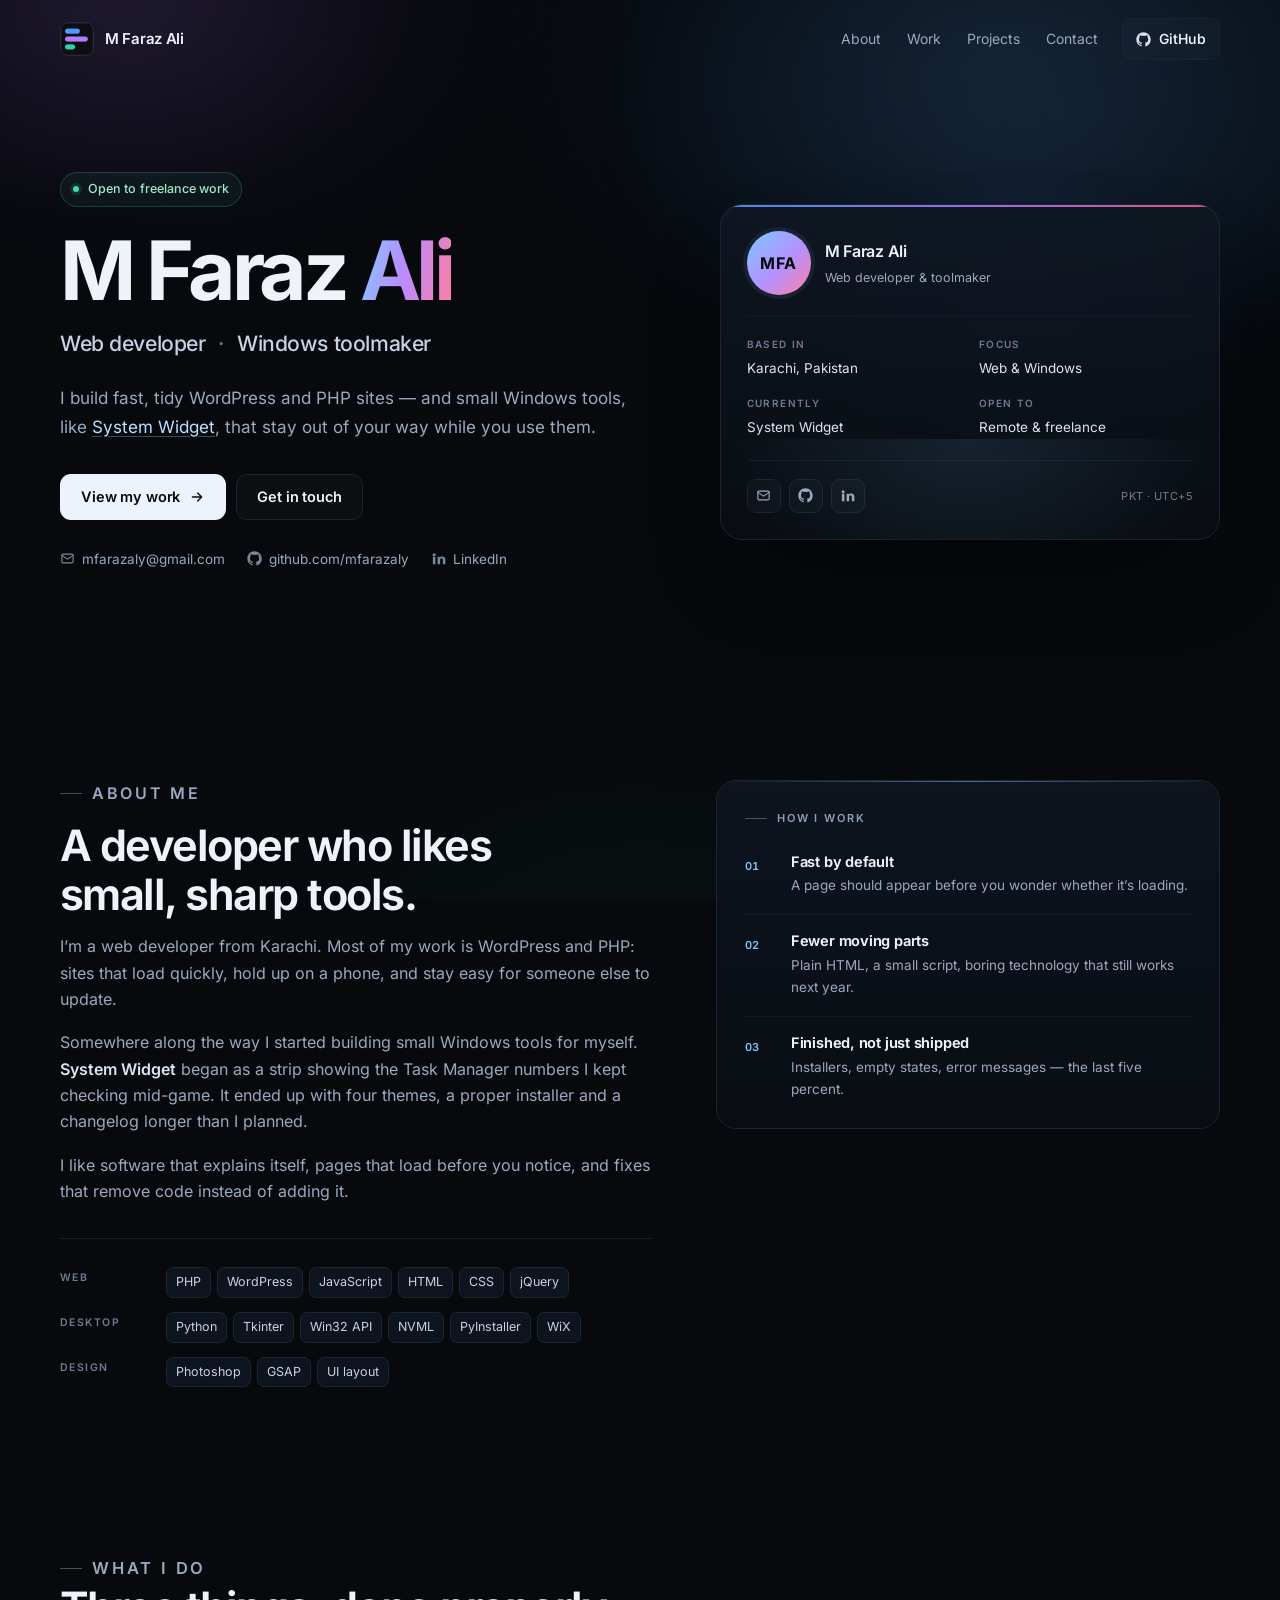
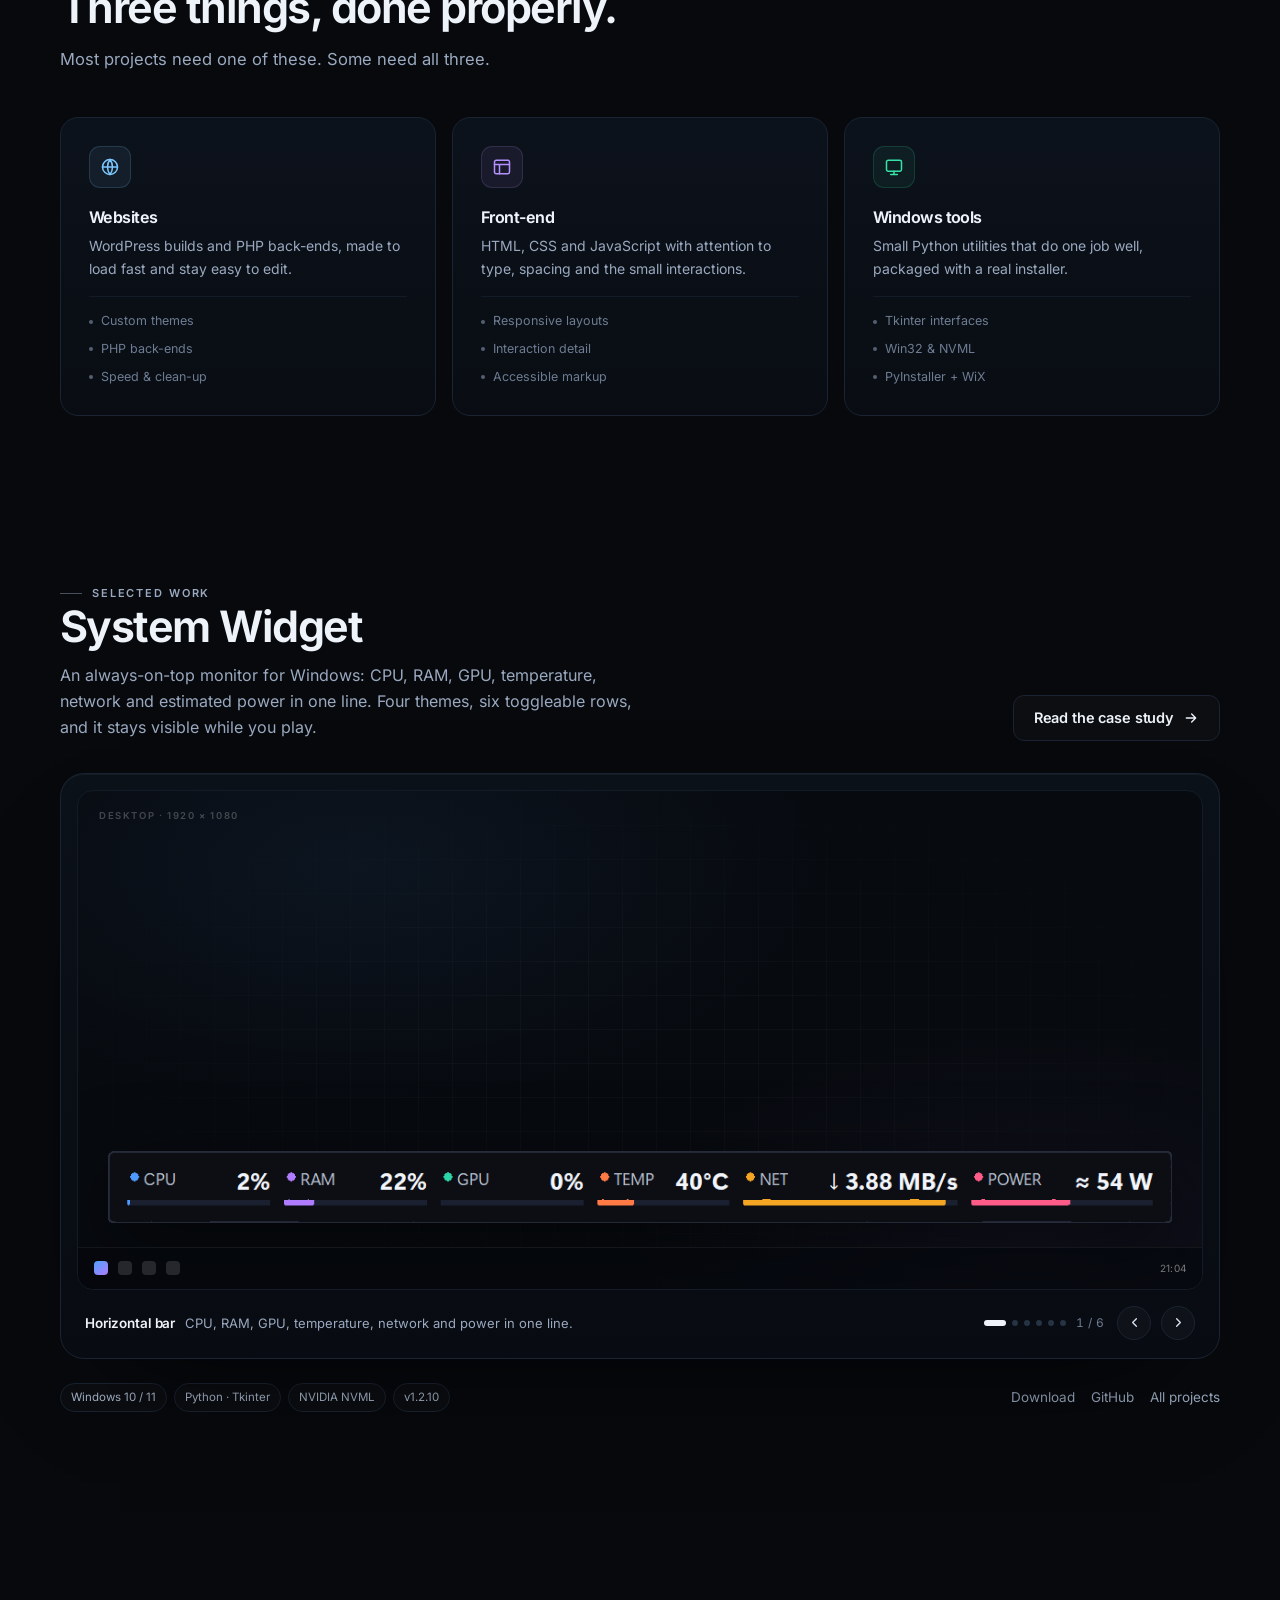
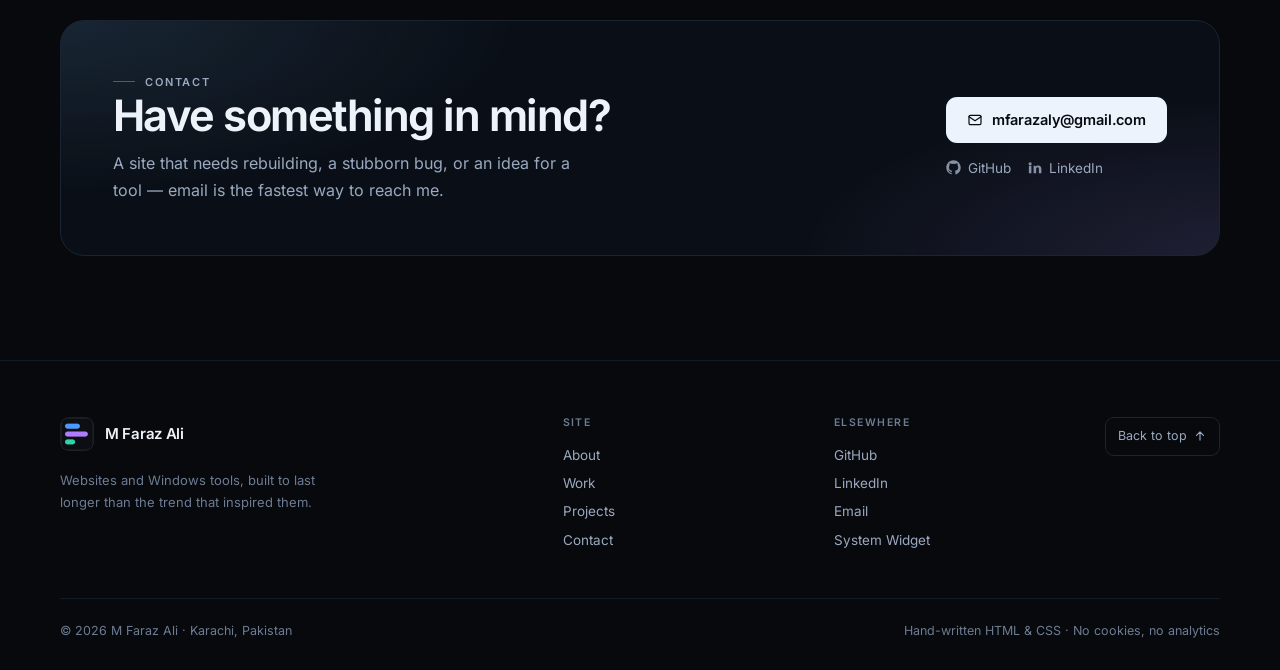
<file: index.html>
<!doctype html>
<html lang="en">
<head>
  <meta charset="utf-8">
  <meta name="viewport" content="width=device-width, initial-scale=1">
  <title>M Faraz Ali — Web developer &amp; toolmaker</title>
  <meta name="description" content="M Faraz Ali — web developer and Windows toolmaker in Karachi. WordPress and PHP sites, front-end work, and small desktop tools like System Widget.">
  <link rel="canonical" href="https://mfarazaly.github.io/">
  <meta name="theme-color" content="#07090d">

  <meta property="og:type" content="website">
  <meta property="og:title" content="M Faraz Ali — Web developer &amp; toolmaker">
  <meta property="og:description" content="WordPress and PHP sites on one side, small Windows tools like System Widget on the other.">
  <meta property="og:url" content="https://mfarazaly.github.io/">
  <meta property="og:image" content="https://mfarazaly.github.io/assets/img/og.png">
  <meta name="twitter:card" content="summary_large_image">

  <link rel="icon" href="assets/img/favicon-32.png" sizes="32x32">
  <link rel="apple-touch-icon" href="assets/img/apple-touch-icon.png">
  <link rel="preload" href="assets/fonts/Inter-latin.woff2" as="font" type="font/woff2" crossorigin>
  <link rel="stylesheet" href="assets/css/site.css">
</head>
<body id="top">

<a class="skip" href="#main">Skip to content</a>

<header class="site-header">
  <div class="wrap header-inner">
    <a class="brand" href="index.html" aria-label="M Faraz Ali — home">
      <img src="assets/img/icon.png" width="34" height="34" alt="">
      <span>M Faraz Ali</span>
    </a>

    <button class="nav-toggle" type="button" aria-expanded="false" aria-controls="nav" aria-label="Toggle menu">
      <span></span><span></span>
    </button>

    <nav class="nav" id="nav" aria-label="Main">
      <a href="#about">About</a>
      <a href="#work">Work</a>
      <a href="projects.html">Projects</a>
      <a href="#contact">Contact</a>
      <a class="nav-gh" href="https://github.com/mfarazaly" target="_blank" rel="noopener">
        <svg viewBox="0 0 24 24" fill="currentColor" aria-hidden="true"><path d="M12 .5C5.73.5.5 5.73.5 12a11.5 11.5 0 0 0 7.86 10.92c.58.1.79-.25.79-.56v-2c-3.2.7-3.88-1.37-3.88-1.37-.53-1.34-1.3-1.7-1.3-1.7-1.06-.72.08-.71.08-.71 1.17.08 1.79 1.2 1.79 1.2 1.04 1.78 2.73 1.27 3.4.97.1-.75.4-1.27.73-1.56-2.55-.29-5.23-1.28-5.23-5.7 0-1.26.45-2.29 1.19-3.1-.12-.29-.52-1.46.11-3.05 0 0 .97-.31 3.18 1.18a11 11 0 0 1 5.79 0c2.2-1.49 3.17-1.18 3.17-1.18.63 1.59.23 2.76.12 3.05.74.81 1.18 1.84 1.18 3.1 0 4.43-2.69 5.41-5.25 5.69.41.36.78 1.06.78 2.14v3.17c0 .31.21.67.8.56A11.5 11.5 0 0 0 23.5 12C23.5 5.73 18.27.5 12 .5Z"/></svg>
        GitHub
      </a>
    </nav>
  </div>
  <div class="scroll-progress" aria-hidden="true"><span></span></div>
</header>

<main id="main">

  <!-- ---------------------------------------------------------------- hero -->
  <section class="hero">
    <div class="wrap hero-grid">
      <div class="hero-copy">
        <p class="available"><span class="dot"></span> Open to freelance work</p>
        <h1>M Faraz <span class="grad">Ali</span></h1>
        <p class="role">Web developer <span class="sep">·</span> Windows toolmaker</p>
        <p class="lede">
          I build fast, tidy WordPress and PHP sites — and small Windows tools, like
          <a href="system-widget.html">System Widget</a>, that stay out of your way while
          you use them.
        </p>

        <div class="cta-row">
          <a class="btn btn-primary" href="#work">
            View my work
            <svg viewBox="0 0 24 24" fill="none" stroke="currentColor" stroke-width="2" stroke-linecap="round" stroke-linejoin="round" aria-hidden="true"><path d="M5 12h14M13 6l6 6-6 6"/></svg>
          </a>
          <a class="btn btn-ghost" href="#contact">Get in touch</a>
        </div>

        <ul class="hero-links">
          <li>
            <a href="mailto:mfarazaly@gmail.com">
              <svg viewBox="0 0 24 24" fill="none" stroke="currentColor" stroke-width="1.8" stroke-linecap="round" stroke-linejoin="round" aria-hidden="true"><rect x="3" y="5" width="18" height="14" rx="2"/><path d="m3 7 9 6 9-6"/></svg>
              mfarazaly@gmail.com
            </a>
          </li>
          <li>
            <a href="https://github.com/mfarazaly" target="_blank" rel="noopener">
              <svg viewBox="0 0 24 24" fill="currentColor" aria-hidden="true"><path d="M12 .5C5.73.5.5 5.73.5 12a11.5 11.5 0 0 0 7.86 10.92c.58.1.79-.25.79-.56v-2c-3.2.7-3.88-1.37-3.88-1.37-.53-1.34-1.3-1.7-1.3-1.7-1.06-.72.08-.71.08-.71 1.17.08 1.79 1.2 1.79 1.2 1.04 1.78 2.73 1.27 3.4.97.1-.75.4-1.27.73-1.56-2.55-.29-5.23-1.28-5.23-5.7 0-1.26.45-2.29 1.19-3.1-.12-.29-.52-1.46.11-3.05 0 0 .97-.31 3.18 1.18a11 11 0 0 1 5.79 0c2.2-1.49 3.17-1.18 3.17-1.18.63 1.59.23 2.76.12 3.05.74.81 1.18 1.84 1.18 3.1 0 4.43-2.69 5.41-5.25 5.69.41.36.78 1.06.78 2.14v3.17c0 .31.21.67.8.56A11.5 11.5 0 0 0 23.5 12C23.5 5.73 18.27.5 12 .5Z"/></svg>
              github.com/mfarazaly
            </a>
          </li>
          <li>
            <a href="https://www.linkedin.com/in/muhammad-faraz-ali/" target="_blank" rel="noopener">
              <svg viewBox="0 0 24 24" fill="currentColor" aria-hidden="true"><path d="M4.98 3.5a2.5 2.5 0 1 1 0 5 2.5 2.5 0 0 1 0-5ZM3 9h4v12H3V9Zm7 0h3.8v1.7h.05c.53-.95 1.83-1.95 3.76-1.95C21.4 8.75 23 10.9 23 14.1V21h-4v-6.1c0-1.46-.03-3.34-2.04-3.34-2.04 0-2.35 1.59-2.35 3.23V21h-4V9Z"/></svg>
              LinkedIn
            </a>
          </li>
        </ul>
      </div>

      <aside class="hero-visual" aria-label="Profile summary">
        <div class="profile-card">
          <div class="profile-head">
            <div class="avatar" aria-hidden="true">MFA</div>
            <div>
              <p class="profile-name">M Faraz Ali</p>
              <p class="profile-role">Web developer &amp; toolmaker</p>
            </div>
          </div>

          <dl class="profile-meta">
            <div>
              <dt>Based in</dt>
              <dd>Karachi, Pakistan</dd>
            </div>
            <div>
              <dt>Focus</dt>
              <dd>Web &amp; Windows</dd>
            </div>
            <div>
              <dt>Currently</dt>
              <dd>System Widget</dd>
            </div>
            <div>
              <dt>Open to</dt>
              <dd>Remote &amp; freelance</dd>
            </div>
          </dl>

          <div class="profile-foot">
            <a class="icon-link" href="mailto:mfarazaly@gmail.com" aria-label="Email M Faraz Ali">
              <svg viewBox="0 0 24 24" fill="none" stroke="currentColor" stroke-width="1.8" stroke-linecap="round" stroke-linejoin="round" aria-hidden="true"><rect x="3" y="5" width="18" height="14" rx="2"/><path d="m3 7 9 6 9-6"/></svg>
            </a>
            <a class="icon-link" href="https://github.com/mfarazaly" target="_blank" rel="noopener" aria-label="GitHub profile">
              <svg viewBox="0 0 24 24" fill="currentColor" aria-hidden="true"><path d="M12 .5C5.73.5.5 5.73.5 12a11.5 11.5 0 0 0 7.86 10.92c.58.1.79-.25.79-.56v-2c-3.2.7-3.88-1.37-3.88-1.37-.53-1.34-1.3-1.7-1.3-1.7-1.06-.72.08-.71.08-.71 1.17.08 1.79 1.2 1.79 1.2 1.04 1.78 2.73 1.27 3.4.97.1-.75.4-1.27.73-1.56-2.55-.29-5.23-1.28-5.23-5.7 0-1.26.45-2.29 1.19-3.1-.12-.29-.52-1.46.11-3.05 0 0 .97-.31 3.18 1.18a11 11 0 0 1 5.79 0c2.2-1.49 3.17-1.18 3.17-1.18.63 1.59.23 2.76.12 3.05.74.81 1.18 1.84 1.18 3.1 0 4.43-2.69 5.41-5.25 5.69.41.36.78 1.06.78 2.14v3.17c0 .31.21.67.8.56A11.5 11.5 0 0 0 23.5 12C23.5 5.73 18.27.5 12 .5Z"/></svg>
            </a>
            <a class="icon-link" href="https://www.linkedin.com/in/muhammad-faraz-ali/" target="_blank" rel="noopener" aria-label="LinkedIn profile">
              <svg viewBox="0 0 24 24" fill="currentColor" aria-hidden="true"><path d="M4.98 3.5a2.5 2.5 0 1 1 0 5 2.5 2.5 0 0 1 0-5ZM3 9h4v12H3V9Zm7 0h3.8v1.7h.05c.53-.95 1.83-1.95 3.76-1.95C21.4 8.75 23 10.9 23 14.1V21h-4v-6.1c0-1.46-.03-3.34-2.04-3.34-2.04 0-2.35 1.59-2.35 3.23V21h-4V9Z"/></svg>
            </a>
            <span class="profile-note">PKT · UTC+5</span>
          </div>
        </div>
      </aside>
    </div>
  </section>

  <!-- --------------------------------------------------------------- about -->
  <section class="section" id="about">
    <div class="wrap about-grid">
      <div class="about-copy">
        <p class="kicker">About me</p>
        <h2>A developer who likes small, sharp tools.</h2>
        <p>
          I’m a web developer from Karachi. Most of my work is WordPress and PHP: sites that load
          quickly, hold up on a phone, and stay easy for someone else to update.
        </p>
        <p>
          Somewhere along the way I started building small Windows tools for myself.
          <strong>System Widget</strong> began as a strip showing the Task Manager numbers I kept
          checking mid-game. It ended up with four themes, a proper installer and a changelog
          longer than I planned.
        </p>
        <p>
          I like software that explains itself, pages that load before you notice, and fixes that
          remove code instead of adding it.
        </p>

        <div class="toolbox">
          <div class="skill-group">
            <h4>Web</h4>
            <div class="tags">
              <span>PHP</span><span>WordPress</span><span>JavaScript</span>
              <span>HTML</span><span>CSS</span><span>jQuery</span>
            </div>
          </div>
          <div class="skill-group">
            <h4>Desktop</h4>
            <div class="tags">
              <span>Python</span><span>Tkinter</span><span>Win32 API</span>
              <span>NVML</span><span>PyInstaller</span><span>WiX</span>
            </div>
          </div>
          <div class="skill-group">
            <h4>Design</h4>
            <div class="tags">
              <span>Photoshop</span><span>GSAP</span><span>UI layout</span>
            </div>
          </div>
        </div>
      </div>

      <aside class="principles" aria-label="How I work">
        <p class="kicker">How I work</p>
        <ol>
          <li class="principle">
            <span>01</span>
            <div>
              <h3>Fast by default</h3>
              <p>A page should appear before you wonder whether it’s loading.</p>
            </div>
          </li>
          <li class="principle">
            <span>02</span>
            <div>
              <h3>Fewer moving parts</h3>
              <p>Plain HTML, a small script, boring technology that still works next year.</p>
            </div>
          </li>
          <li class="principle">
            <span>03</span>
            <div>
              <h3>Finished, not just shipped</h3>
              <p>Installers, empty states, error messages — the last five percent.</p>
            </div>
          </li>
        </ol>
      </aside>
    </div>
  </section>

  <!-- ------------------------------------------------------------ services -->
  <section class="section-tight" id="services">
    <div class="wrap">
      <div class="section-head">
        <p class="kicker">What I do</p>
        <h2>Three things, done properly.</h2>
        <p>Most projects need one of these. Some need all three.</p>
      </div>

      <div class="services-grid">
        <article class="service">
          <div class="service-icon" aria-hidden="true">
            <svg viewBox="0 0 24 24" fill="none" stroke="currentColor" stroke-width="1.8" stroke-linecap="round" stroke-linejoin="round"><circle cx="12" cy="12" r="9"/><path d="M3 12h18M12 3a15 15 0 0 1 0 18M12 3a15 15 0 0 0 0 18"/></svg>
          </div>
          <h3>Websites</h3>
          <p>WordPress builds and PHP back-ends, made to load fast and stay easy to edit.</p>
          <ul>
            <li>Custom themes</li>
            <li>PHP back-ends</li>
            <li>Speed &amp; clean-up</li>
          </ul>
        </article>

        <article class="service">
          <div class="service-icon" aria-hidden="true">
            <svg viewBox="0 0 24 24" fill="none" stroke="currentColor" stroke-width="1.8" stroke-linecap="round" stroke-linejoin="round"><rect x="3" y="4" width="18" height="16" rx="2"/><path d="M3 9h18M9 9v11"/></svg>
          </div>
          <h3>Front-end</h3>
          <p>HTML, CSS and JavaScript with attention to type, spacing and the small interactions.</p>
          <ul>
            <li>Responsive layouts</li>
            <li>Interaction detail</li>
            <li>Accessible markup</li>
          </ul>
        </article>

        <article class="service">
          <div class="service-icon" aria-hidden="true">
            <svg viewBox="0 0 24 24" fill="none" stroke="currentColor" stroke-width="1.8" stroke-linecap="round" stroke-linejoin="round"><rect x="3" y="4" width="18" height="13" rx="2"/><path d="M8 21h8M12 17v4"/></svg>
          </div>
          <h3>Windows tools</h3>
          <p>Small Python utilities that do one job well, packaged with a real installer.</p>
          <ul>
            <li>Tkinter interfaces</li>
            <li>Win32 &amp; NVML</li>
            <li>PyInstaller + WiX</li>
          </ul>
        </article>
      </div>
    </div>
  </section>

  <!-- ----------------------------------------------------------------- work -->
  <section class="section" id="work">
    <div class="wrap">
      <div class="work-head">
        <div>
          <p class="kicker">Selected work</p>
          <h2>System Widget</h2>
          <p>
            An always-on-top monitor for Windows: CPU, RAM, GPU, temperature, network and
            estimated power in one line. Four themes, six toggleable rows, and it stays visible
            while you play.
          </p>
        </div>
        <a class="btn btn-ghost" href="system-widget.html">
          Read the case study
          <svg viewBox="0 0 24 24" fill="none" stroke="currentColor" stroke-width="2" stroke-linecap="round" stroke-linejoin="round" aria-hidden="true"><path d="M5 12h14M13 6l6 6-6 6"/></svg>
        </a>
      </div>

      <div class="carousel" data-fit="bar" role="region" aria-roledescription="carousel" aria-label="System Widget screenshots" data-carousel>
        <div class="carousel-stage">
          <span class="stage-label" aria-hidden="true">DESKTOP · 1920 × 1080</span>
          <figure data-fit="bar" class="slide is-active slide--bar" role="group" aria-roledescription="slide" aria-label="1 of 6" data-title="Horizontal bar" data-text="CPU, RAM, GPU, temperature, network and power in one line.">
            <div class="slide-media">
              <img src="assets/img/widget-strip.png" alt="System Widget horizontal strip with CPU, RAM, GPU, temperature, network and power values" width="1161" height="78" fetchpriority="high">
            </div>
          </figure>

          <figure data-fit="tall" class="slide" role="group" aria-roledescription="slide" aria-label="2 of 6" data-title="Card" data-text="All six rows stacked, with bars, values and sub-labels.">
            <div class="slide-media">
              <img src="assets/img/widget-card.png" alt="System Widget card theme with six stacked metric rows" width="393" height="477" loading="lazy">
            </div>
          </figure>

          <figure data-fit="square" class="slide" role="group" aria-roledescription="slide" aria-label="3 of 6" data-title="Minimal" data-text="Just labels and numbers. No bars, no decoration.">
            <div class="slide-media">
              <img src="assets/img/widget-minimal.png" alt="System Widget minimal theme showing just labels and numbers" width="294" height="246" loading="lazy">
            </div>
          </figure>

          <figure data-fit="wide" class="slide" role="group" aria-roledescription="slide" aria-label="4 of 6" data-title="Gauge rings" data-text="Six circular gauges, readable from across the room.">
            <div class="slide-media">
              <img src="assets/img/widget-rings.png" alt="System Widget gauge-ring theme with six circular gauges" width="834" height="212" loading="lazy">
            </div>
          </figure>

          <figure data-fit="tall" class="slide" role="group" aria-roledescription="slide" aria-label="5 of 6" data-title="Right-click menu" data-text="Rows, theme, size, opacity and behaviour, in the widget’s own style.">
            <div class="slide-media">
              <img src="assets/img/widget-menu.png" alt="System Widget right-click menu with rows, theme, size, opacity and behaviour options" width="411" height="674" loading="lazy">
            </div>
          </figure>

          <figure data-fit="square" class="slide" role="group" aria-roledescription="slide" aria-label="6 of 6" data-title="About" data-text="Version, build date and the person behind it.">
            <div class="slide-media">
              <img src="assets/img/widget-about.png" alt="System Widget About card with version, build date and developer bio" width="549" height="459" loading="lazy">
            </div>
          </figure>
          <div class="stage-taskbar" aria-hidden="true">
            <span class="tb-icon accent"></span>
            <span class="tb-icon"></span>
            <span class="tb-icon"></span>
            <span class="tb-icon"></span>
            <span class="tb-clock">21:04</span>
          </div>
        </div>

        <div class="carousel-bar">
          <p class="car-caption">
            <strong data-cap-title>Horizontal bar</strong>
            <span data-cap-text>CPU, RAM, GPU, temperature, network and power in one line.</span>
          </p>
          <div class="car-controls">
            <div class="car-dots" role="group" aria-label="Choose a screenshot"></div>
            <p class="car-count" aria-live="polite"><span data-current>1</span> / <span data-total>6</span></p>
            <button class="car-btn car-prev" type="button" data-prev aria-label="Previous screenshot">
              <svg viewBox="0 0 24 24" fill="none" stroke="currentColor" stroke-width="2" stroke-linecap="round" stroke-linejoin="round" aria-hidden="true"><path d="m15 18-6-6 6-6"/></svg>
            </button>
            <button class="car-btn car-next" type="button" data-next aria-label="Next screenshot">
              <svg viewBox="0 0 24 24" fill="none" stroke="currentColor" stroke-width="2" stroke-linecap="round" stroke-linejoin="round" aria-hidden="true"><path d="m9 6 6 6-6 6"/></svg>
            </button>
          </div>
        </div>
      </div>

      <div class="work-foot">
        <ul class="chips">
          <li>Windows 10 / 11</li>
          <li>Python · Tkinter</li>
          <li>NVIDIA NVML</li>
          <li>v1.2.10</li>
        </ul>
        <div class="socials">
          <a href="https://github.com/mfarazaly/system-widget/releases/latest" target="_blank" rel="noopener">Download</a>
          <a href="https://github.com/mfarazaly/system-widget" target="_blank" rel="noopener">GitHub</a>
          <a href="projects.html">All projects</a>
        </div>
      </div>
    </div>
  </section>

  <!-- -------------------------------------------------------------- contact -->
  <section class="section" id="contact">
    <div class="wrap">
      <div class="contact-panel">
        <div>
          <p class="kicker">Contact</p>
          <h2>Have something in mind?</h2>
          <p>
            A site that needs rebuilding, a stubborn bug, or an idea for a tool — email is the
            fastest way to reach me.
          </p>
        </div>
        <div class="contact-actions">
          <a class="btn btn-primary" href="mailto:mfarazaly@gmail.com">
            <svg viewBox="0 0 24 24" fill="none" stroke="currentColor" stroke-width="1.8" stroke-linecap="round" stroke-linejoin="round" aria-hidden="true"><rect x="3" y="5" width="18" height="14" rx="2"/><path d="m3 7 9 6 9-6"/></svg>
            mfarazaly@gmail.com
          </a>
          <div class="socials">
            <a href="https://github.com/mfarazaly" target="_blank" rel="noopener">
              <svg viewBox="0 0 24 24" fill="currentColor" aria-hidden="true"><path d="M12 .5C5.73.5.5 5.73.5 12a11.5 11.5 0 0 0 7.86 10.92c.58.1.79-.25.79-.56v-2c-3.2.7-3.88-1.37-3.88-1.37-.53-1.34-1.3-1.7-1.3-1.7-1.06-.72.08-.71.08-.71 1.17.08 1.79 1.2 1.79 1.2 1.04 1.78 2.73 1.27 3.4.97.1-.75.4-1.27.73-1.56-2.55-.29-5.23-1.28-5.23-5.7 0-1.26.45-2.29 1.19-3.1-.12-.29-.52-1.46.11-3.05 0 0 .97-.31 3.18 1.18a11 11 0 0 1 5.79 0c2.2-1.49 3.17-1.18 3.17-1.18.63 1.59.23 2.76.12 3.05.74.81 1.18 1.84 1.18 3.1 0 4.43-2.69 5.41-5.25 5.69.41.36.78 1.06.78 2.14v3.17c0 .31.21.67.8.56A11.5 11.5 0 0 0 23.5 12C23.5 5.73 18.27.5 12 .5Z"/></svg>
              GitHub
            </a>
            <a href="https://www.linkedin.com/in/muhammad-faraz-ali/" target="_blank" rel="noopener">
              <svg viewBox="0 0 24 24" fill="currentColor" aria-hidden="true"><path d="M4.98 3.5a2.5 2.5 0 1 1 0 5 2.5 2.5 0 0 1 0-5ZM3 9h4v12H3V9Zm7 0h3.8v1.7h.05c.53-.95 1.83-1.95 3.76-1.95C21.4 8.75 23 10.9 23 14.1V21h-4v-6.1c0-1.46-.03-3.34-2.04-3.34-2.04 0-2.35 1.59-2.35 3.23V21h-4V9Z"/></svg>
              LinkedIn
            </a>
          </div>
        </div>
      </div>
    </div>
  </section>

</main>

<footer class="site-footer">
  <div class="wrap footer-grid">
    <div class="footer-brand">
      <a class="brand" href="index.html">
        <img src="assets/img/icon.png" width="34" height="34" alt="">
        <span>M Faraz Ali</span>
      </a>
      <p>Websites and Windows tools, built to last longer than the trend that inspired them.</p>
    </div>

    <nav class="footer-col" aria-label="Site">
      <h4>Site</h4>
      <a href="index.html#about">About</a>
      <a href="index.html#work">Work</a>
      <a href="projects.html">Projects</a>
      <a href="index.html#contact">Contact</a>
    </nav>

    <nav class="footer-col" aria-label="Elsewhere">
      <h4>Elsewhere</h4>
      <a href="https://github.com/mfarazaly" target="_blank" rel="noopener">GitHub</a>
      <a href="https://www.linkedin.com/in/muhammad-faraz-ali/" target="_blank" rel="noopener">LinkedIn</a>
      <a href="mailto:mfarazaly@gmail.com">Email</a>
      <a href="system-widget.html">System Widget</a>
    </nav>

    <a class="to-top" href="#top">
      Back to top
      <svg viewBox="0 0 24 24" fill="none" stroke="currentColor" stroke-width="2" stroke-linecap="round" stroke-linejoin="round" aria-hidden="true"><path d="M12 19V5M6 11l6-6 6 6"/></svg>
    </a>
  </div>

  <div class="wrap footer-bottom">
    <p>© <span data-year>2026</span> M Faraz Ali · Karachi, Pakistan</p>
    <p>Hand-written HTML &amp; CSS · No cookies, no analytics</p>
  </div>
</footer>

<script src="assets/js/site.js" defer></script>
</body>
</html>
</file>
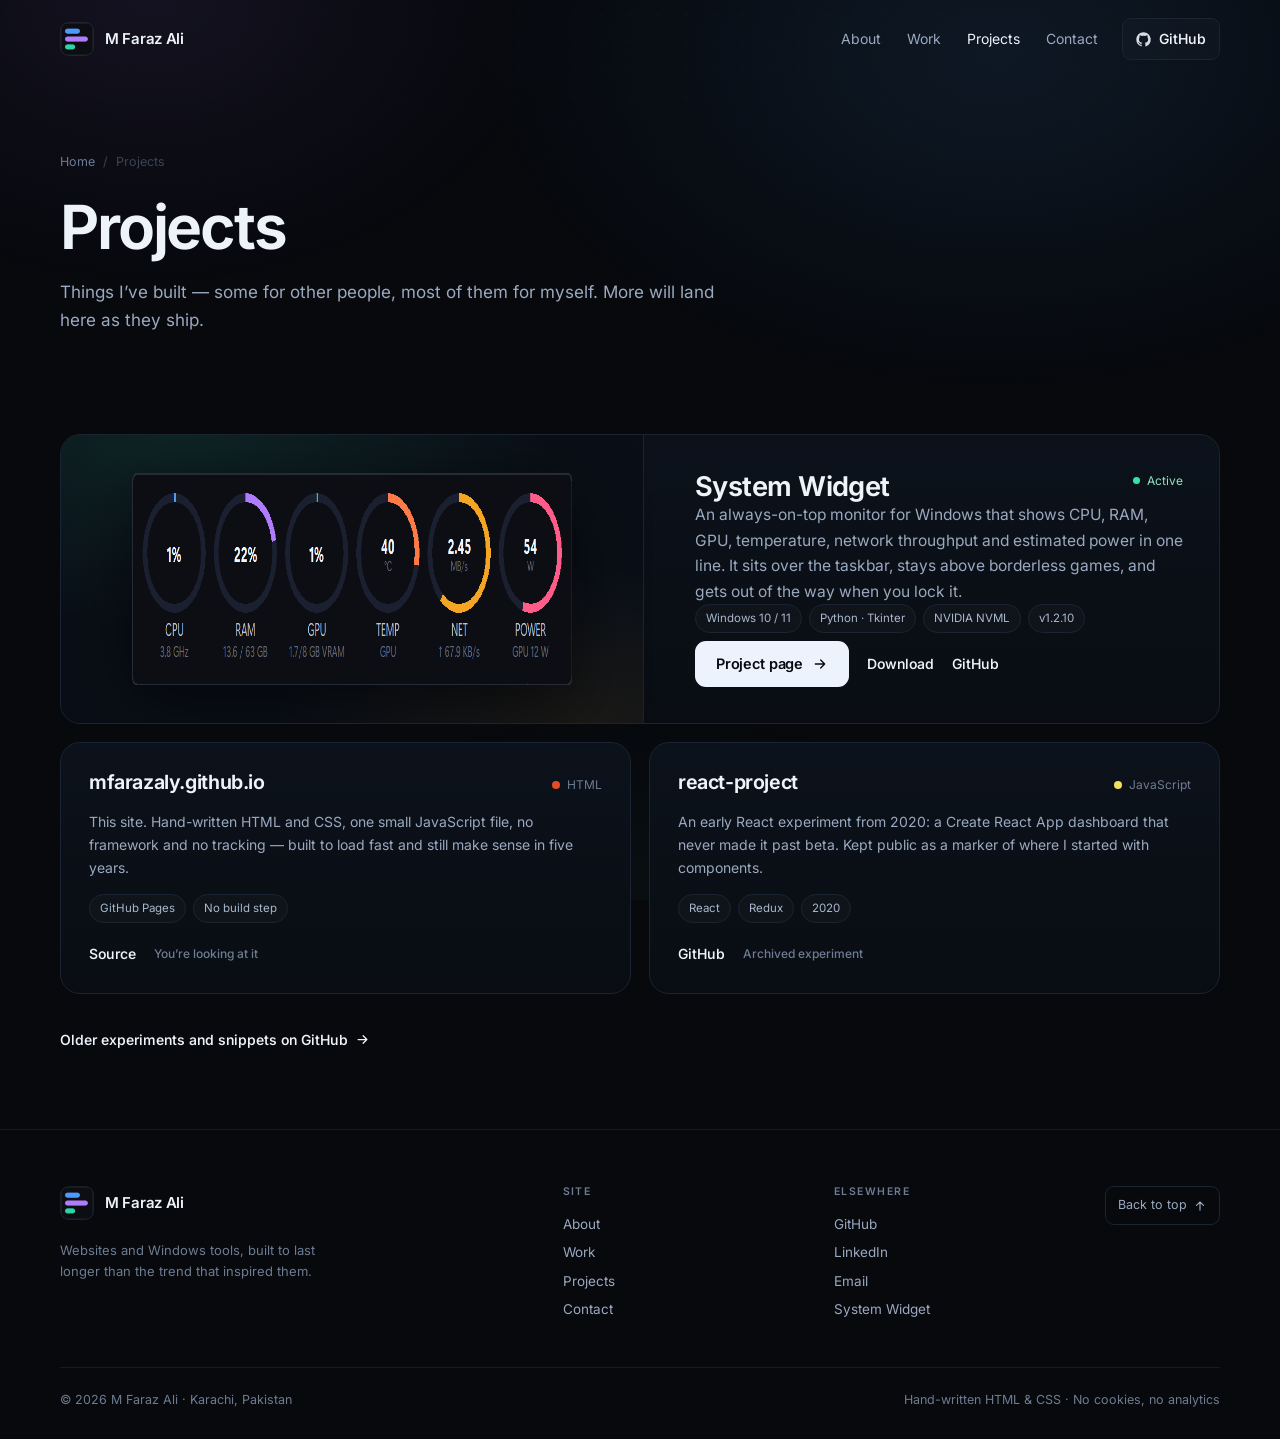
<file: projects.html>
<!doctype html>
<html lang="en">
<head>
  <meta charset="utf-8">
  <meta name="viewport" content="width=device-width, initial-scale=1">
  <title>Projects — M Faraz Ali</title>
  <meta name="description" content="Projects by M Faraz Ali: System Widget, a Windows CPU/GPU monitor, this website, and earlier experiments.">
  <link rel="canonical" href="https://mfarazaly.github.io/projects.html">
  <meta name="theme-color" content="#07090d">

  <meta property="og:type" content="website">
  <meta property="og:title" content="Projects — M Faraz Ali">
  <meta property="og:description" content="System Widget, this website, and earlier experiments.">
  <meta property="og:url" content="https://mfarazaly.github.io/projects.html">
  <meta property="og:image" content="https://mfarazaly.github.io/assets/img/og.png">
  <meta name="twitter:card" content="summary_large_image">

  <link rel="icon" href="assets/img/favicon-32.png" sizes="32x32">
  <link rel="apple-touch-icon" href="assets/img/apple-touch-icon.png">
  <link rel="preload" href="assets/fonts/Inter-latin.woff2" as="font" type="font/woff2" crossorigin>
  <link rel="stylesheet" href="assets/css/site.css">
</head>
<body id="top">

<a class="skip" href="#main">Skip to content</a>

<header class="site-header">
  <div class="wrap header-inner">
    <a class="brand" href="index.html" aria-label="M Faraz Ali — home">
      <img src="assets/img/icon.png" width="34" height="34" alt="">
      <span>M Faraz Ali</span>
    </a>

    <button class="nav-toggle" type="button" aria-expanded="false" aria-controls="nav" aria-label="Toggle menu">
      <span></span><span></span>
    </button>

    <nav class="nav" id="nav" aria-label="Main">
      <a href="index.html#about">About</a>
      <a href="index.html#work">Work</a>
      <a href="projects.html" aria-current="page">Projects</a>
      <a href="index.html#contact">Contact</a>
      <a class="nav-gh" href="https://github.com/mfarazaly" target="_blank" rel="noopener">
        <svg viewBox="0 0 24 24" fill="currentColor" aria-hidden="true"><path d="M12 .5C5.73.5.5 5.73.5 12a11.5 11.5 0 0 0 7.86 10.92c.58.1.79-.25.79-.56v-2c-3.2.7-3.88-1.37-3.88-1.37-.53-1.34-1.3-1.7-1.3-1.7-1.06-.72.08-.71.08-.71 1.17.08 1.79 1.2 1.79 1.2 1.04 1.78 2.73 1.27 3.4.97.1-.75.4-1.27.73-1.56-2.55-.29-5.23-1.28-5.23-5.7 0-1.26.45-2.29 1.19-3.1-.12-.29-.52-1.46.11-3.05 0 0 .97-.31 3.18 1.18a11 11 0 0 1 5.79 0c2.2-1.49 3.17-1.18 3.17-1.18.63 1.59.23 2.76.12 3.05.74.81 1.18 1.84 1.18 3.1 0 4.43-2.69 5.41-5.25 5.69.41.36.78 1.06.78 2.14v3.17c0 .31.21.67.8.56A11.5 11.5 0 0 0 23.5 12C23.5 5.73 18.27.5 12 .5Z"/></svg>
        GitHub
      </a>
    </nav>
  </div>
  <div class="scroll-progress" aria-hidden="true"><span></span></div>
</header>

<main id="main">

  <header class="page-head">
    <div class="wrap">
      <nav class="crumbs" aria-label="Breadcrumb">
        <a href="index.html">Home</a> <span>/</span> <span>Projects</span>
      </nav>
      <h1>Projects</h1>
      <p>
        Things I’ve built — some for other people, most of them for myself.
        More will land here as they ship.
      </p>
    </div>
  </header>

  <section class="section-tight" aria-label="Project list">
    <div class="wrap">
      <div class="project-grid">

        <article class="project featured">
          <div class="project-media">
            <img src="assets/img/widget-rings.png" alt="System Widget's gauge-ring theme, showing six circular gauges" width="834" height="212">
          </div>
          <div class="project-body">
            <div class="project-top">
              <h3>System Widget</h3>
              <span class="status">Active</span>
            </div>
            <p>
              An always-on-top monitor for Windows that shows CPU, RAM, GPU, temperature,
              network throughput and estimated power in one line. It sits over the taskbar,
              stays above borderless games, and gets out of the way when you lock it.
            </p>
            <ul class="chips">
              <li>Windows 10 / 11</li>
              <li>Python · Tkinter</li>
              <li>NVIDIA NVML</li>
              <li>v1.2.10</li>
            </ul>
            <div class="project-actions">
              <a class="btn btn-primary" href="system-widget.html">
                Project page
                <svg viewBox="0 0 24 24" fill="none" stroke="currentColor" stroke-width="2" stroke-linecap="round" stroke-linejoin="round" aria-hidden="true"><path d="M5 12h14M13 6l6 6-6 6"/></svg>
              </a>
              <a class="link-arrow" href="https://github.com/mfarazaly/system-widget/releases/latest" target="_blank" rel="noopener">Download</a>
              <a class="link-arrow" href="https://github.com/mfarazaly/system-widget" target="_blank" rel="noopener">GitHub</a>
            </div>
          </div>
        </article>

        <article class="project">
          <div class="project-top">
            <h3>mfarazaly.github.io</h3>
            <span class="lang" style="--lang:#e34c26">HTML</span>
          </div>
          <p>
            This site. Hand-written HTML and CSS, one small JavaScript file, no framework and
            no tracking — built to load fast and still make sense in five years.
          </p>
          <ul class="chips">
            <li>GitHub Pages</li>
            <li>No build step</li>
          </ul>
          <div class="project-actions">
            <a class="link-arrow" href="https://github.com/mfarazaly/mfarazaly.github.io" target="_blank" rel="noopener">Source</a>
            <span class="muted">You’re looking at it</span>
          </div>
        </article>

        <article class="project">
          <div class="project-top">
            <h3>react-project</h3>
            <span class="lang" style="--lang:#f1e05a">JavaScript</span>
          </div>
          <p>
            An early React experiment from 2020: a Create React App dashboard that never made
            it past beta. Kept public as a marker of where I started with components.
          </p>
          <ul class="chips">
            <li>React</li>
            <li>Redux</li>
            <li>2020</li>
          </ul>
          <div class="project-actions">
            <a class="link-arrow" href="https://github.com/mfarazaly/react-project" target="_blank" rel="noopener">GitHub</a>
            <span class="muted">Archived experiment</span>
          </div>
        </article>

        <!--
          To add a project, copy this block into .project-grid and edit it:

          <article class="project">
            <div class="project-top">
              <h3>Project name</h3>
              <span class="lang" style="--lang:#3572A5">Python</span>
            </div>
            <p>One or two sentences about what it does and why it exists.</p>
            <ul class="chips"><li>Tag</li><li>Tag</li></ul>
            <div class="project-actions">
              <a class="link-arrow" href="#">Details</a>
              <a class="link-arrow" href="#">GitHub</a>
            </div>
          </article>
        -->

      </div>

      <p class="section-note">
        <a class="link-arrow" href="https://github.com/mfarazaly?tab=repositories" target="_blank" rel="noopener">
          Older experiments and snippets on GitHub
          <svg viewBox="0 0 24 24" fill="none" stroke="currentColor" stroke-width="2" stroke-linecap="round" stroke-linejoin="round" aria-hidden="true"><path d="M5 12h14M13 6l6 6-6 6"/></svg>
        </a>
      </p>
    </div>
  </section>

</main>

<footer class="site-footer">
  <div class="wrap footer-grid">
    <div class="footer-brand">
      <a class="brand" href="index.html">
        <img src="assets/img/icon.png" width="34" height="34" alt="">
        <span>M Faraz Ali</span>
      </a>
      <p>Websites and Windows tools, built to last longer than the trend that inspired them.</p>
    </div>

    <nav class="footer-col" aria-label="Site">
      <h4>Site</h4>
      <a href="index.html#about">About</a>
      <a href="index.html#work">Work</a>
      <a href="projects.html">Projects</a>
      <a href="index.html#contact">Contact</a>
    </nav>

    <nav class="footer-col" aria-label="Elsewhere">
      <h4>Elsewhere</h4>
      <a href="https://github.com/mfarazaly" target="_blank" rel="noopener">GitHub</a>
      <a href="https://www.linkedin.com/in/muhammad-faraz-ali/" target="_blank" rel="noopener">LinkedIn</a>
      <a href="mailto:mfarazaly@gmail.com">Email</a>
      <a href="system-widget.html">System Widget</a>
    </nav>

    <a class="to-top" href="#top">
      Back to top
      <svg viewBox="0 0 24 24" fill="none" stroke="currentColor" stroke-width="2" stroke-linecap="round" stroke-linejoin="round" aria-hidden="true"><path d="M12 19V5M6 11l6-6 6 6"/></svg>
    </a>
  </div>

  <div class="wrap footer-bottom">
    <p>© <span data-year>2026</span> M Faraz Ali · Karachi, Pakistan</p>
    <p>Hand-written HTML &amp; CSS · No cookies, no analytics</p>
  </div>
</footer>

<script src="assets/js/site.js" defer></script>
</body>
</html>
</file>
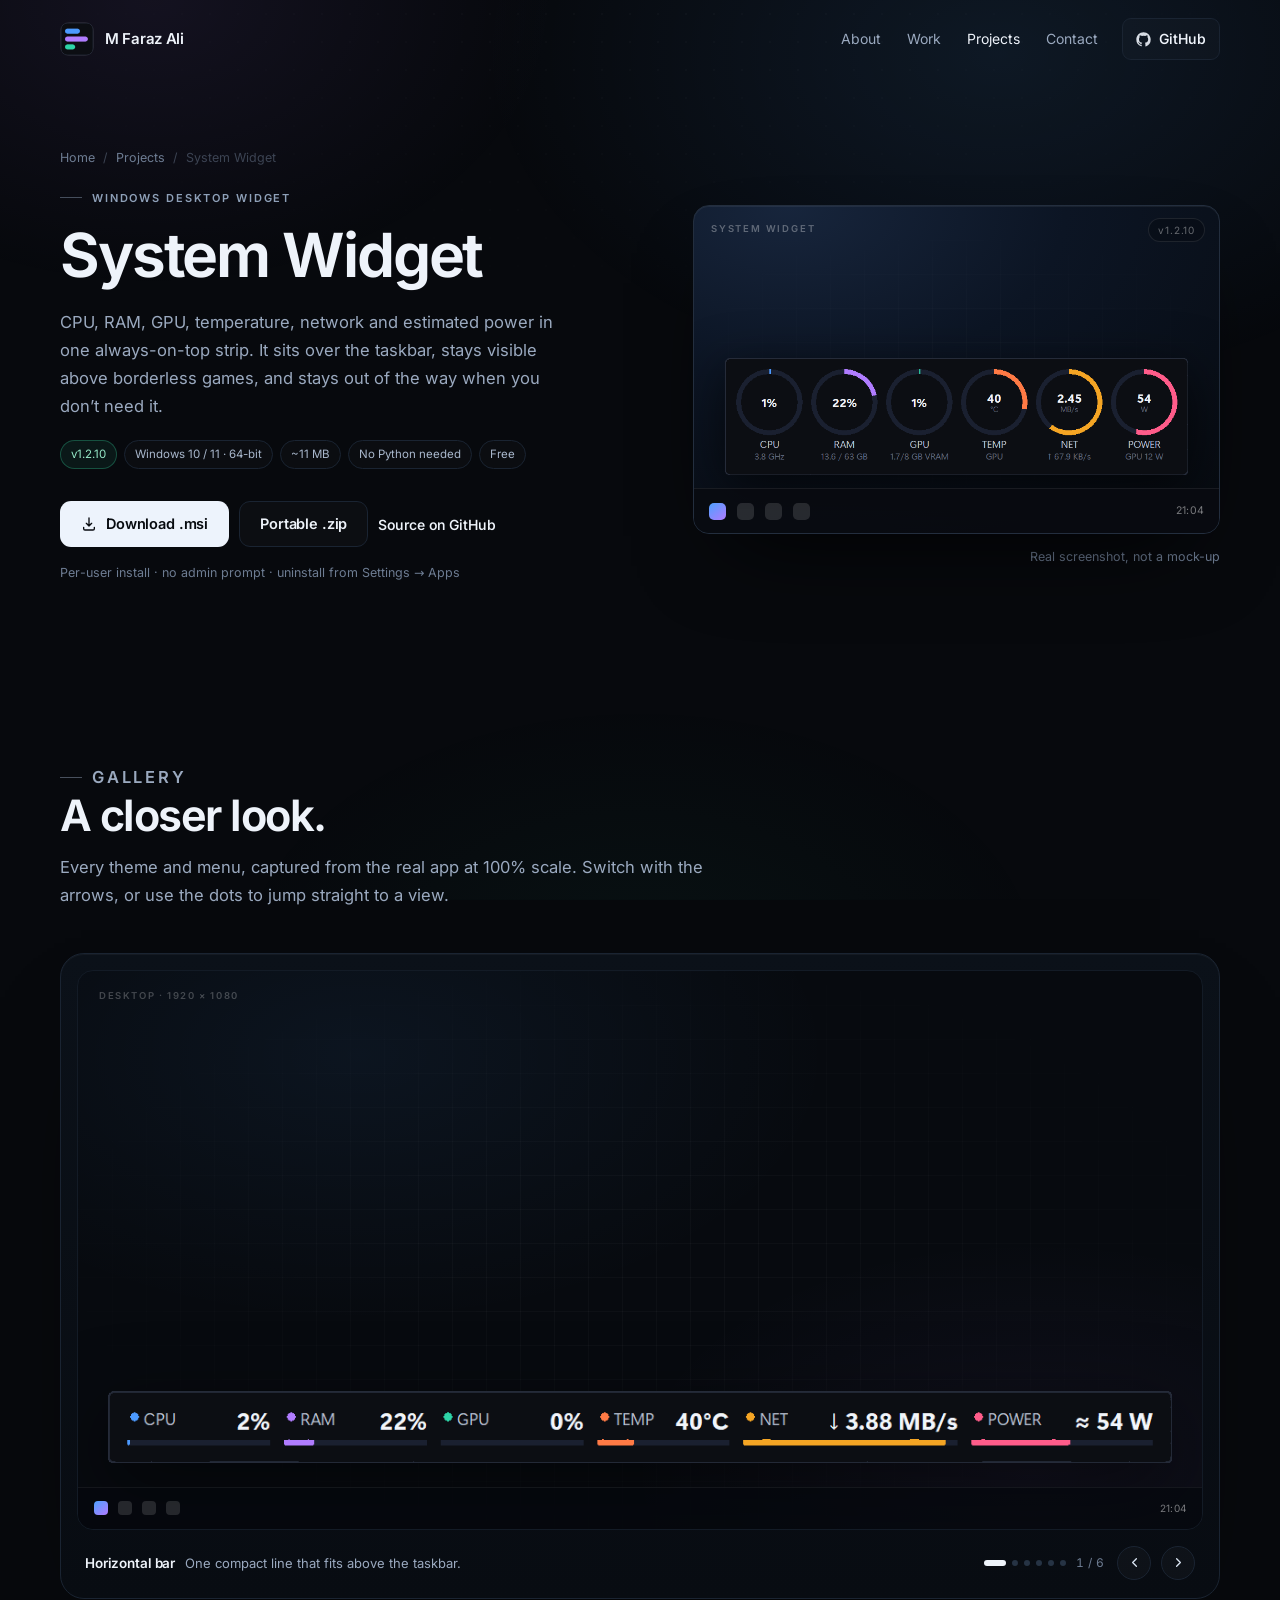
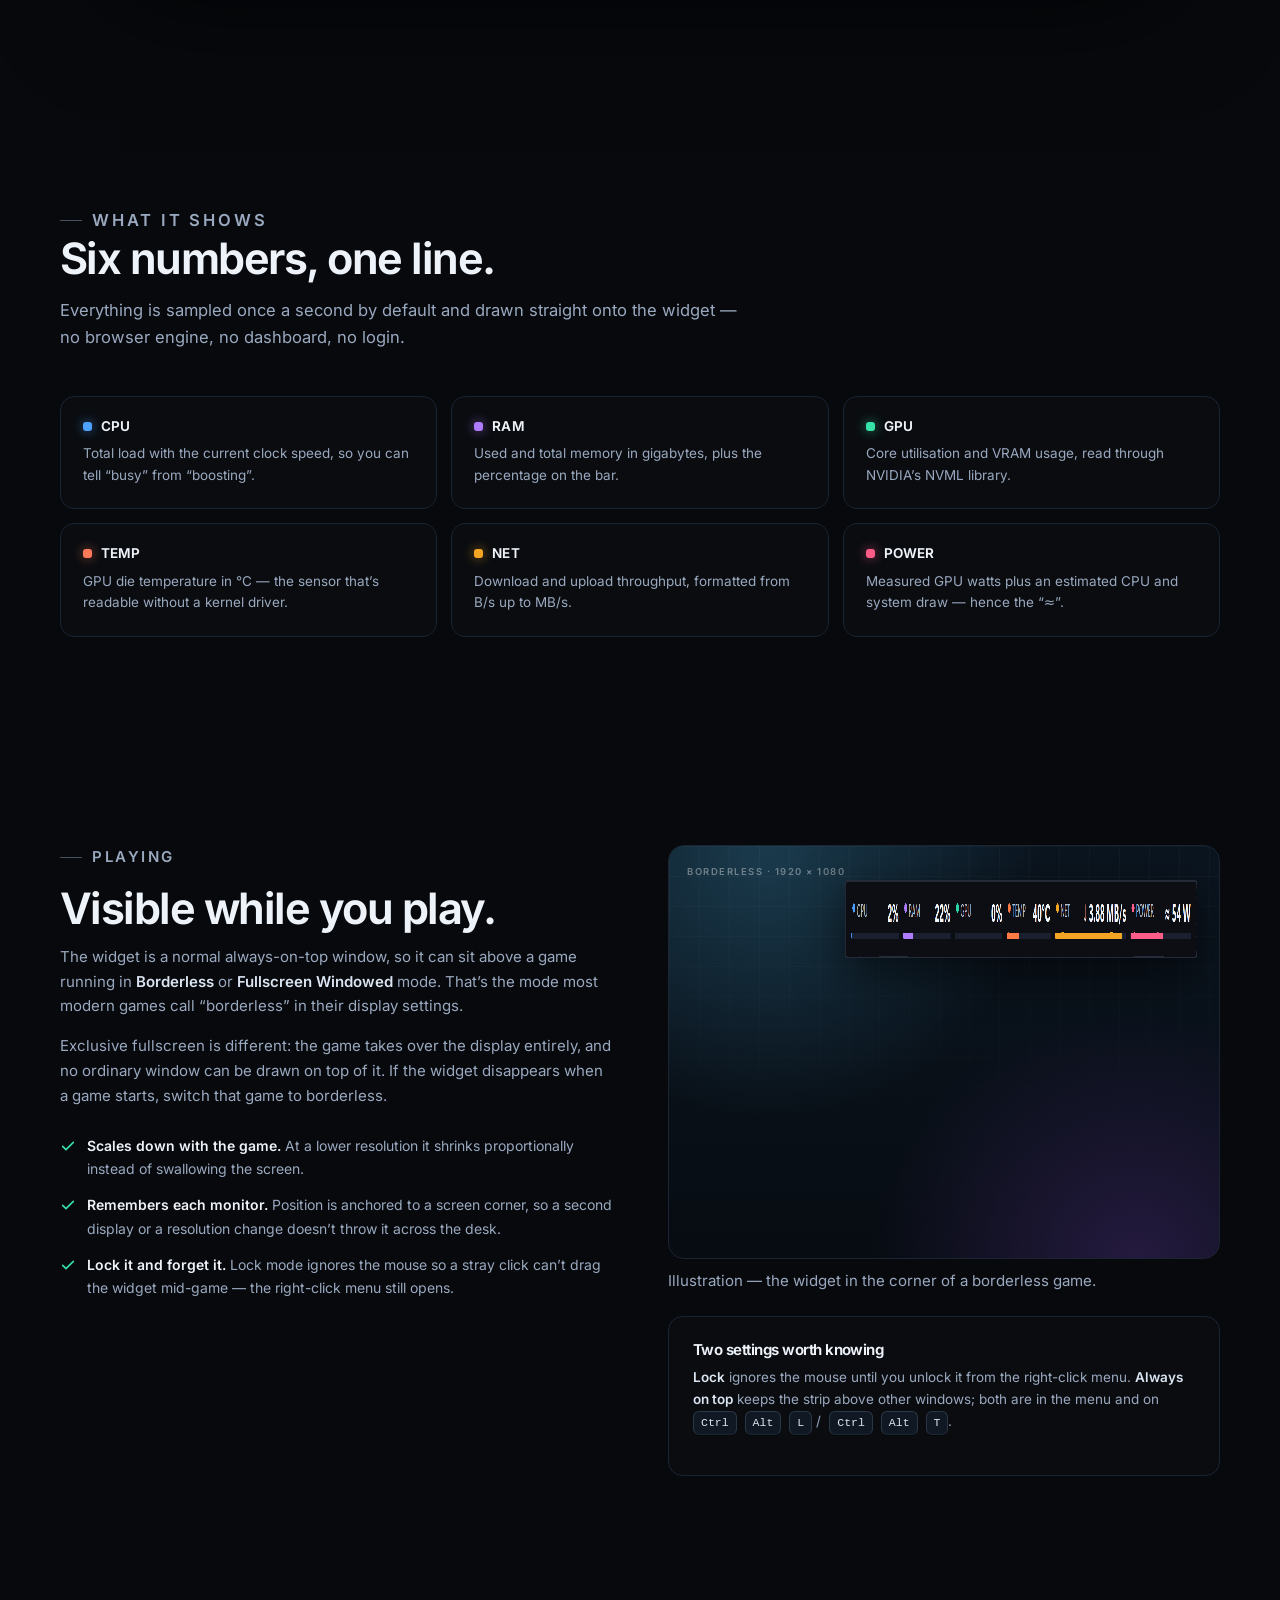
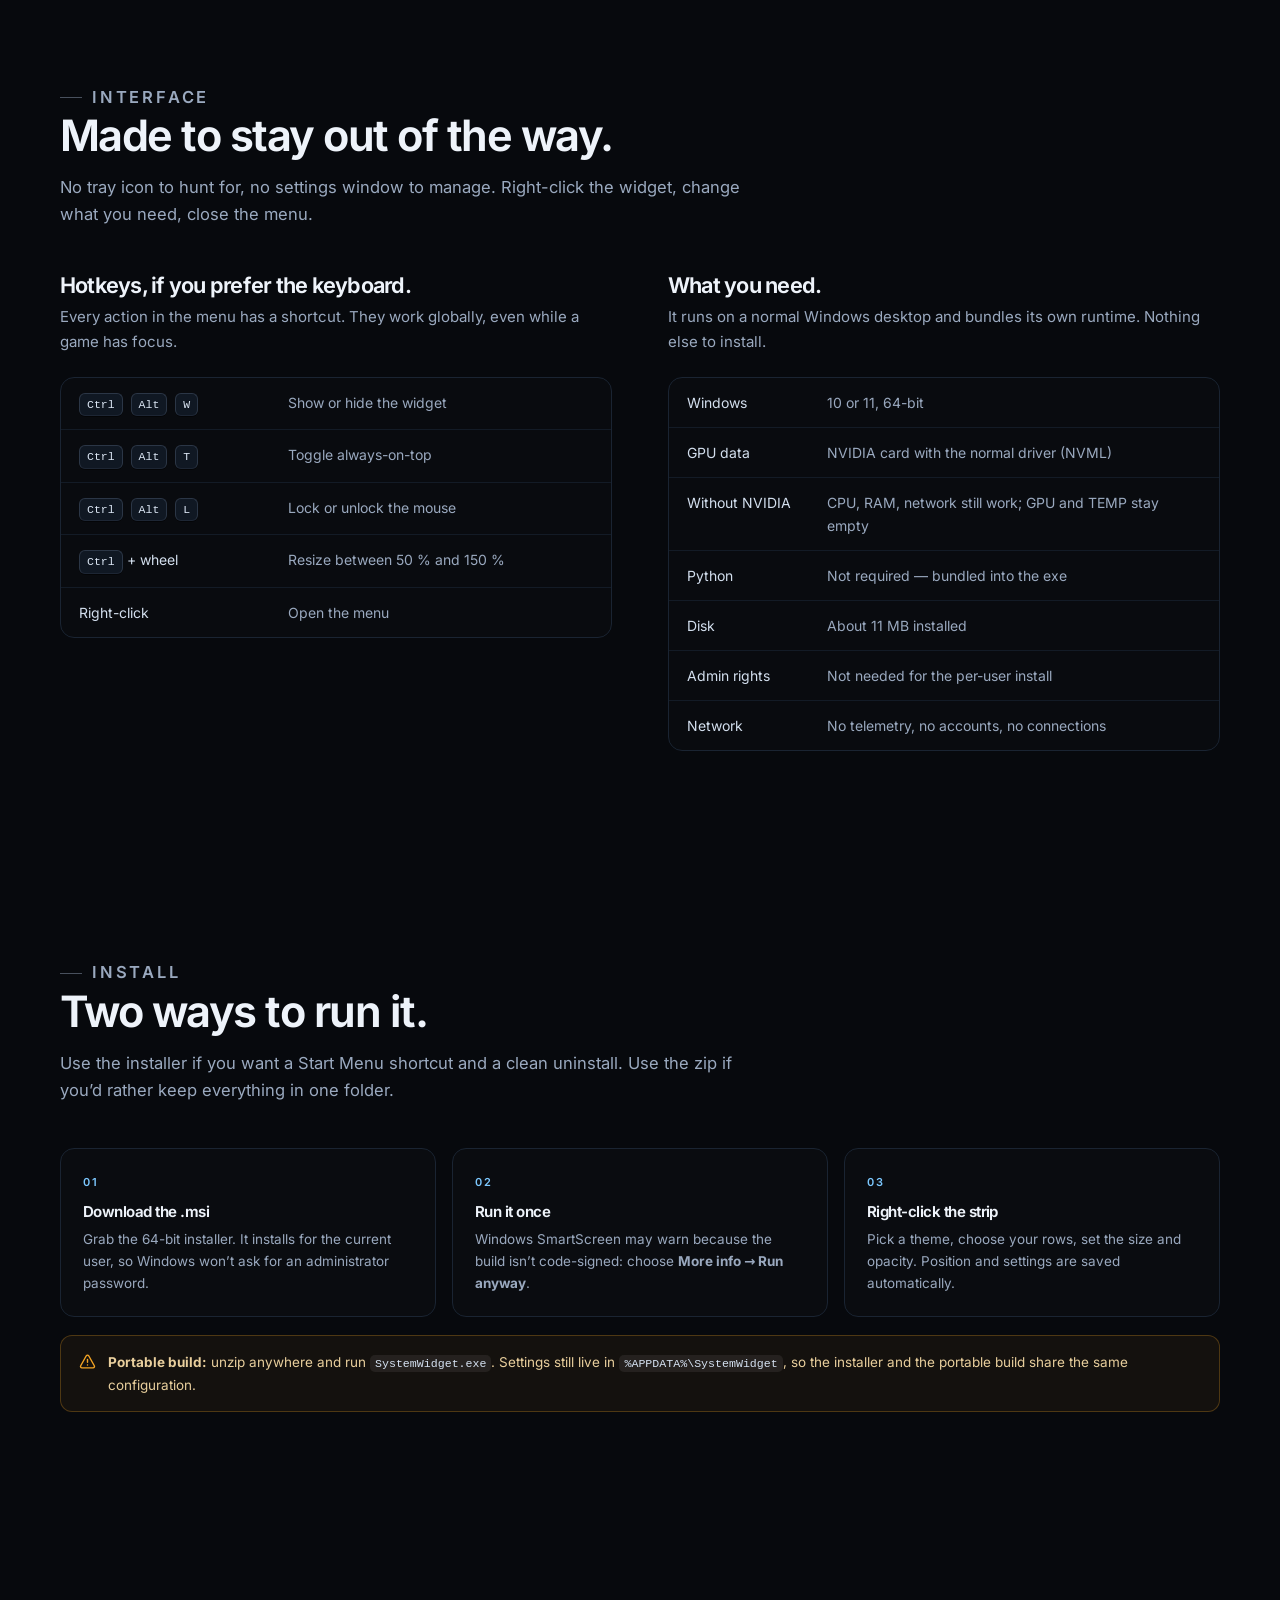
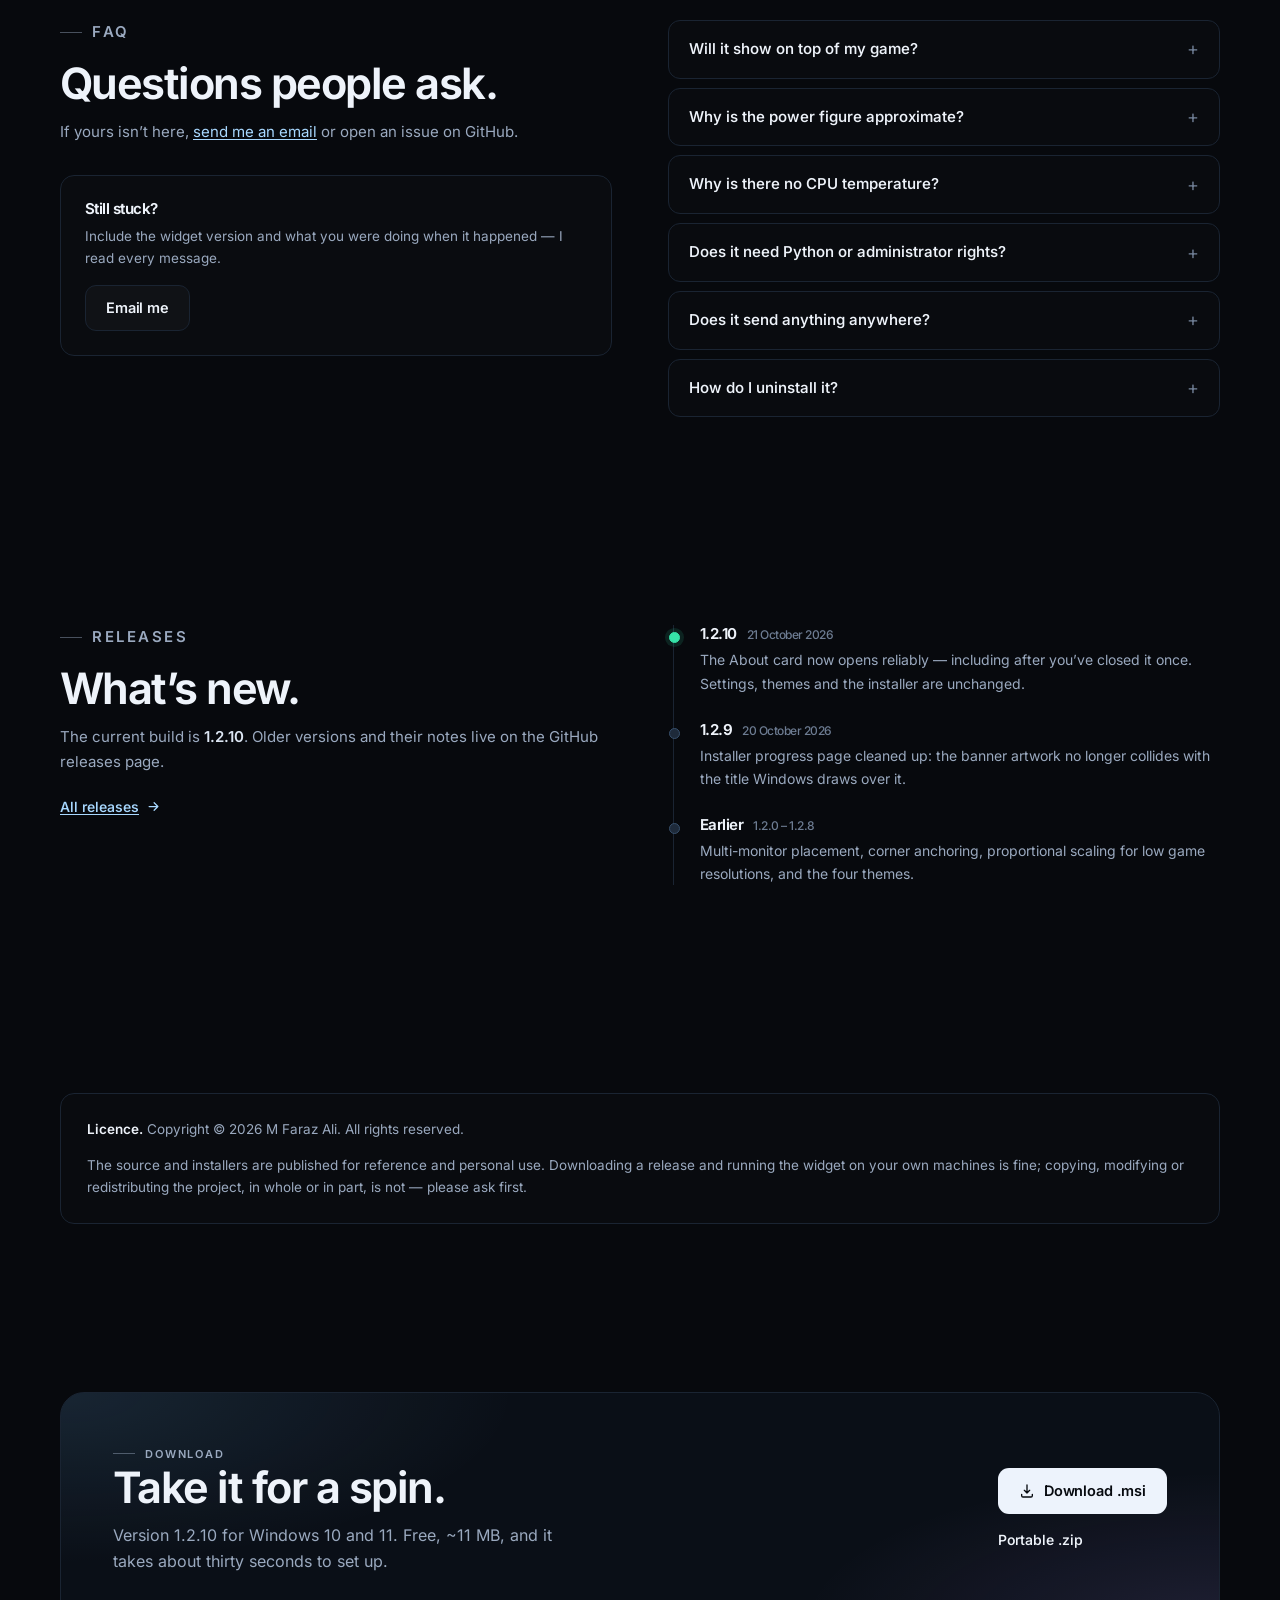
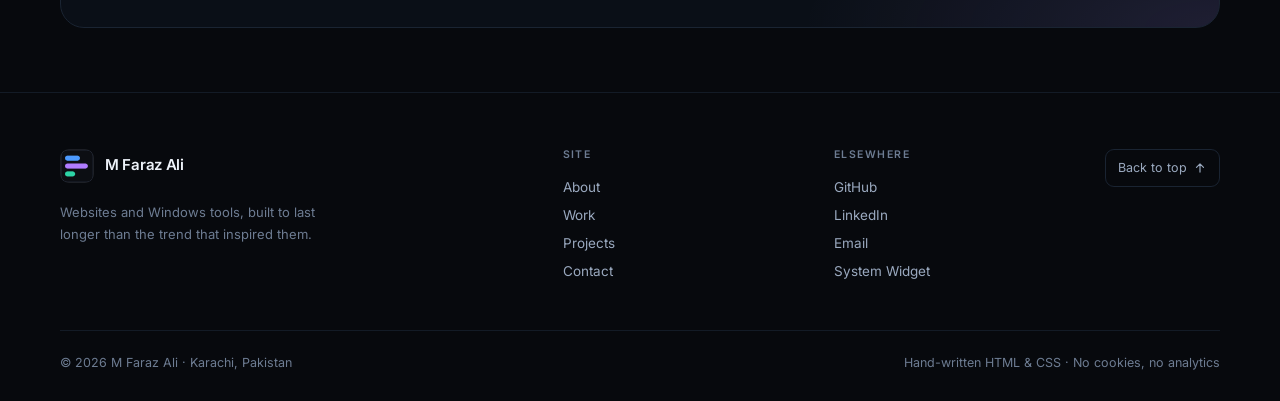
<file: system-widget.html>
<!doctype html>
<html lang="en">
<head>
  <meta charset="utf-8">
  <meta name="viewport" content="width=device-width, initial-scale=1">
  <title>System Widget — a tiny Windows performance monitor</title>
  <meta name="description" content="System Widget is a free, always-on-top Windows monitor for CPU, RAM, GPU, temperature, network and estimated power. Four themes, six rows, portable build.">
  <link rel="canonical" href="https://mfarazaly.github.io/system-widget.html">
  <meta name="theme-color" content="#07090d">

  <meta property="og:type" content="article">
  <meta property="og:title" content="System Widget — a tiny Windows performance monitor">
  <meta property="og:description" content="CPU, RAM, GPU, temperature, network and estimated power in one always-on-top line. Free for Windows 10/11.">
  <meta property="og:url" content="https://mfarazaly.github.io/system-widget.html">
  <meta property="og:image" content="https://mfarazaly.github.io/assets/img/og-system-widget.png">
  <meta name="twitter:card" content="summary_large_image">

  <link rel="icon" href="assets/img/favicon-32.png" sizes="32x32">
  <link rel="apple-touch-icon" href="assets/img/apple-touch-icon.png">
  <link rel="preload" href="assets/fonts/Inter-latin.woff2" as="font" type="font/woff2" crossorigin>
  <link rel="stylesheet" href="assets/css/site.css">
</head>
<body id="top">

<a class="skip" href="#main">Skip to content</a>

<header class="site-header">
  <div class="wrap header-inner">
    <a class="brand" href="index.html" aria-label="M Faraz Ali — home">
      <img src="assets/img/icon.png" width="34" height="34" alt="">
      <span>M Faraz Ali</span>
    </a>

    <button class="nav-toggle" type="button" aria-expanded="false" aria-controls="nav" aria-label="Toggle menu">
      <span></span><span></span>
    </button>

    <nav class="nav" id="nav" aria-label="Main">
      <a href="index.html#about">About</a>
      <a href="index.html#work">Work</a>
      <a href="projects.html" aria-current="page">Projects</a>
      <a href="index.html#contact">Contact</a>
      <a class="nav-gh" href="https://github.com/mfarazaly" target="_blank" rel="noopener">
        <svg viewBox="0 0 24 24" fill="currentColor" aria-hidden="true"><path d="M12 .5C5.73.5.5 5.73.5 12a11.5 11.5 0 0 0 7.86 10.92c.58.1.79-.25.79-.56v-2c-3.2.7-3.88-1.37-3.88-1.37-.53-1.34-1.3-1.7-1.3-1.7-1.06-.72.08-.71.08-.71 1.17.08 1.79 1.2 1.79 1.2 1.04 1.78 2.73 1.27 3.4.97.1-.75.4-1.27.73-1.56-2.55-.29-5.23-1.28-5.23-5.7 0-1.26.45-2.29 1.19-3.1-.12-.29-.52-1.46.11-3.05 0 0 .97-.31 3.18 1.18a11 11 0 0 1 5.79 0c2.2-1.49 3.17-1.18 3.17-1.18.63 1.59.23 2.76.12 3.05.74.81 1.18 1.84 1.18 3.1 0 4.43-2.69 5.41-5.25 5.69.41.36.78 1.06.78 2.14v3.17c0 .31.21.67.8.56A11.5 11.5 0 0 0 23.5 12C23.5 5.73 18.27.5 12 .5Z"/></svg>
        GitHub
      </a>
    </nav>
  </div>
  <div class="scroll-progress" aria-hidden="true"><span></span></div>
</header>

<main id="main">

  <!--
    Release checklist: a new System Widget version changes this page in a few places —
    the .badge.live number, the four download links (hero and final CTA), and the release
    notes. index.html and projects.html also show the version in their chips.
  -->

  <!-- --------------------------------------------------------- product hero -->
  <section class="product-hero">
    <div class="wrap">
      <nav class="crumbs" aria-label="Breadcrumb">
        <a href="index.html">Home</a> <span>/</span>
        <a href="projects.html">Projects</a> <span>/</span>
        <span>System Widget</span>
      </nav>

      <div class="product-grid">
        <div>
          <p class="kicker">Windows desktop widget</p>
          <h1>System Widget</h1>
          <p class="lede">
            CPU, RAM, GPU, temperature, network and estimated power in one always-on-top strip.
            It sits over the taskbar, stays visible above borderless games, and stays out of the
            way when you don’t need it.
          </p>

          <div class="badges">
            <span class="badge live">v1.2.10</span>
            <span class="badge">Windows 10 / 11 · 64-bit</span>
            <span class="badge">~11 MB</span>
            <span class="badge">No Python needed</span>
            <span class="badge">Free</span>
          </div>

          <div class="cta-row">
            <a class="btn btn-primary" href="https://github.com/mfarazaly/system-widget/releases/download/v1.2.10/SystemWidget-1.2.10-win64.msi">
              <svg viewBox="0 0 24 24" fill="none" stroke="currentColor" stroke-width="2" stroke-linecap="round" stroke-linejoin="round" aria-hidden="true"><path d="M12 3v12m0 0 4-4m-4 4-4-4"/><path d="M4 17v2a2 2 0 0 0 2 2h12a2 2 0 0 0 2-2v-2"/></svg>
              Download .msi
            </a>
            <a class="btn btn-ghost" href="https://github.com/mfarazaly/system-widget/releases/download/v1.2.10/SystemWidget-1.2.10-win64.zip">
              Portable .zip
            </a>
            <a class="link-arrow" href="https://github.com/mfarazaly/system-widget" target="_blank" rel="noopener">Source on GitHub</a>
          </div>

          <p class="fine">Per-user install · no admin prompt · uninstall from Settings → Apps</p>
        </div>

        <div class="hero-art">
          <div class="desktop" role="img" aria-label="System Widget gauge rings showing CPU, RAM, GPU, temperature, network and power above the taskbar">
            <span class="desktop-label">SYSTEM WIDGET</span>
            <span class="desktop-note">v1.2.10</span>
            <img class="desktop-shot" src="assets/img/widget-rings.png" alt="" width="834" height="212">
            <div class="taskbar" aria-hidden="true">
              <span class="tb-icon accent"></span>
              <span class="tb-icon"></span>
              <span class="tb-icon"></span>
              <span class="tb-icon"></span>
              <span class="tb-clock">21:04</span>
            </div>
          </div>
          <p class="art-note">Real screenshot, not a mock-up</p>
        </div>
      </div>
    </div>
  </section>

  <!-- ------------------------------------------------------------- gallery -->
  <section class="section" id="gallery">
    <div class="wrap">
      <div class="section-head">
        <p class="kicker">Gallery</p>
        <h2>A closer look.</h2>
        <p>
          Every theme and menu, captured from the real app at 100% scale. Switch with the arrows,
          or use the dots to jump straight to a view.
        </p>
      </div>

      <div class="carousel carousel--lg" data-fit="bar" role="region" aria-roledescription="carousel" aria-label="System Widget screenshots" data-carousel>
        <div class="carousel-stage">
          <span class="stage-label" aria-hidden="true">DESKTOP · 1920 × 1080</span>
          <figure data-fit="bar" class="slide is-active slide--bar" role="group" aria-roledescription="slide" aria-label="1 of 6" data-title="Horizontal bar" data-text="One compact line that fits above the taskbar.">
            <div class="slide-media">
              <img src="assets/img/widget-strip.png" alt="System Widget horizontal strip with CPU, RAM, GPU, temperature, network and power values" width="1161" height="78" fetchpriority="high">
            </div>
          </figure>

          <figure data-fit="tall" class="slide" role="group" aria-roledescription="slide" aria-label="2 of 6" data-title="Card" data-text="All six rows stacked, with bars, values and sub-labels.">
            <div class="slide-media">
              <img src="assets/img/widget-card.png" alt="System Widget card theme with six stacked metric rows" width="393" height="477" loading="lazy">
            </div>
          </figure>

          <figure data-fit="square" class="slide" role="group" aria-roledescription="slide" aria-label="3 of 6" data-title="Minimal" data-text="Labels and numbers only. No bars, no decoration.">
            <div class="slide-media">
              <img src="assets/img/widget-minimal.png" alt="System Widget minimal theme showing just labels and numbers" width="294" height="246" loading="lazy">
            </div>
          </figure>

          <figure data-fit="wide" class="slide" role="group" aria-roledescription="slide" aria-label="4 of 6" data-title="Gauge rings" data-text="Six circular gauges you can read from across the room.">
            <div class="slide-media">
              <img src="assets/img/widget-rings.png" alt="System Widget gauge-ring theme with six circular gauges" width="834" height="212" loading="lazy">
            </div>
          </figure>

          <figure data-fit="tall" class="slide" role="group" aria-roledescription="slide" aria-label="5 of 6" data-title="Right-click menu" data-text="Rows, theme, size, opacity, refresh rate and behaviour.">
            <div class="slide-media">
              <img src="assets/img/widget-menu.png" alt="System Widget right-click menu with rows, theme, size, opacity, refresh rate and behaviour options" width="411" height="674" loading="lazy">
            </div>
          </figure>

          <figure data-fit="square" class="slide" role="group" aria-roledescription="slide" aria-label="6 of 6" data-title="About" data-text="Version, build date and the person behind it.">
            <div class="slide-media">
              <img src="assets/img/widget-about.png" alt="System Widget About card with version, build date and developer bio" width="549" height="459" loading="lazy">
            </div>
          </figure>
          <div class="stage-taskbar" aria-hidden="true">
            <span class="tb-icon accent"></span>
            <span class="tb-icon"></span>
            <span class="tb-icon"></span>
            <span class="tb-icon"></span>
            <span class="tb-clock">21:04</span>
          </div>
        </div>

        <div class="carousel-bar">
          <p class="car-caption">
            <strong data-cap-title>Horizontal bar</strong>
            <span data-cap-text>One compact line that fits above the taskbar.</span>
          </p>
          <div class="car-controls">
            <div class="car-dots" role="group" aria-label="Choose a screenshot"></div>
            <p class="car-count" aria-live="polite"><span data-current>1</span> / <span data-total>6</span></p>
            <button class="car-btn car-prev" type="button" data-prev aria-label="Previous screenshot">
              <svg viewBox="0 0 24 24" fill="none" stroke="currentColor" stroke-width="2" stroke-linecap="round" stroke-linejoin="round" aria-hidden="true"><path d="m15 18-6-6 6-6"/></svg>
            </button>
            <button class="car-btn car-next" type="button" data-next aria-label="Next screenshot">
              <svg viewBox="0 0 24 24" fill="none" stroke="currentColor" stroke-width="2" stroke-linecap="round" stroke-linejoin="round" aria-hidden="true"><path d="m9 6 6 6-6 6"/></svg>
            </button>
          </div>
        </div>
      </div>
    </div>
  </section>

  <!-- ------------------------------------------------------------- metrics -->
  <section class="section" id="metrics">
    <div class="wrap">
      <div class="section-head">
        <p class="kicker">What it shows</p>
        <h2>Six numbers, one line.</h2>
        <p>Everything is sampled once a second by default and drawn straight onto the widget — no browser engine, no dashboard, no login.</p>
      </div>

      <div class="metrics-grid">
        <div class="metric">
          <div class="metric-head"><span class="swatch" style="--c: var(--cpu)"></span><h3>CPU</h3></div>
          <p>Total load with the current clock speed, so you can tell “busy” from “boosting”.</p>
        </div>
        <div class="metric">
          <div class="metric-head"><span class="swatch" style="--c: var(--ram)"></span><h3>RAM</h3></div>
          <p>Used and total memory in gigabytes, plus the percentage on the bar.</p>
        </div>
        <div class="metric">
          <div class="metric-head"><span class="swatch" style="--c: var(--gpu)"></span><h3>GPU</h3></div>
          <p>Core utilisation and VRAM usage, read through NVIDIA’s NVML library.</p>
        </div>
        <div class="metric">
          <div class="metric-head"><span class="swatch" style="--c: var(--temp)"></span><h3>TEMP</h3></div>
          <p>GPU die temperature in °C — the sensor that’s readable without a kernel driver.</p>
        </div>
        <div class="metric">
          <div class="metric-head"><span class="swatch" style="--c: var(--net)"></span><h3>NET</h3></div>
          <p>Download and upload throughput, formatted from B/s up to MB/s.</p>
        </div>
        <div class="metric">
          <div class="metric-head"><span class="swatch" style="--c: var(--power)"></span><h3>POWER</h3></div>
          <p>Measured GPU watts plus an estimated CPU and system draw — hence the “≈”.</p>
        </div>
      </div>
    </div>
  </section>

  <!-- ----------------------------------------------------------- for games -->
  <section class="section" id="games">
    <div class="wrap split">
      <div>
        <p class="kicker">Playing</p>
        <h2>Visible while you play.</h2>
        <p>
          The widget is a normal always-on-top window, so it can sit above a game running in
          <strong>Borderless</strong> or <strong>Fullscreen Windowed</strong> mode. That’s the
          mode most modern games call “borderless” in their display settings.
        </p>
        <p>
          Exclusive fullscreen is different: the game takes over the display entirely, and no
          ordinary window can be drawn on top of it. If the widget disappears when a game
          starts, switch that game to borderless.
        </p>
        <ul class="checklist">
          <li>
            <svg viewBox="0 0 24 24" fill="none" stroke="currentColor" stroke-width="2.4" stroke-linecap="round" stroke-linejoin="round" aria-hidden="true"><path d="m4 12.5 5 5L20 6.5"/></svg>
            <span><strong>Scales down with the game.</strong> At a lower resolution it shrinks proportionally instead of swallowing the screen.</span>
          </li>
          <li>
            <svg viewBox="0 0 24 24" fill="none" stroke="currentColor" stroke-width="2.4" stroke-linecap="round" stroke-linejoin="round" aria-hidden="true"><path d="m4 12.5 5 5L20 6.5"/></svg>
            <span><strong>Remembers each monitor.</strong> Position is anchored to a screen corner, so a second display or a resolution change doesn’t throw it across the desk.</span>
          </li>
          <li>
            <svg viewBox="0 0 24 24" fill="none" stroke="currentColor" stroke-width="2.4" stroke-linecap="round" stroke-linejoin="round" aria-hidden="true"><path d="m4 12.5 5 5L20 6.5"/></svg>
            <span><strong>Lock it and forget it.</strong> Lock mode ignores the mouse so a stray click can’t drag the widget mid-game — the right-click menu still opens.</span>
          </li>
        </ul>
      </div>

      <div>
        <div class="game-demo" aria-hidden="true">
          <span class="game-tag">BORDERLESS · 1920 × 1080</span>
          <img src="assets/img/widget-strip.png" alt="" width="1161" height="78">
        </div>
        <p class="game-caption">Illustration — the widget in the corner of a borderless game.</p>

        <div class="faq-side" style="margin-top:22px">
          <h3>Two settings worth knowing</h3>
          <p>
            <strong>Lock</strong> ignores the mouse until you unlock it from the right-click menu.
            <strong>Always on top</strong> keeps the strip above other windows; both are in the
            menu and on <kbd>Ctrl</kbd> <kbd>Alt</kbd> <kbd>L</kbd> / <kbd>Ctrl</kbd> <kbd>Alt</kbd> <kbd>T</kbd>.
          </p>
        </div>
      </div>
    </div>
  </section>

  <!-- ----------------------------------------------------------- interface -->
  <section class="section" id="interface">
    <div class="wrap">
      <div class="section-head">
        <p class="kicker">Interface</p>
        <h2>Made to stay out of the way.</h2>
        <p>No tray icon to hunt for, no settings window to manage. Right-click the widget, change what you need, close the menu.</p>
      </div>

      <div class="split">
        <div>
          <h3 style="font-size:1.35rem; margin-bottom:8px">Hotkeys, if you prefer the keyboard.</h3>
          <p>Every action in the menu has a shortcut. They work globally, even while a game has focus.</p>
          <div class="table-wrap" style="margin-top:22px">
            <table>
              <caption class="visually-hidden">Keyboard shortcuts</caption>
              <tbody>
                <tr><td><kbd>Ctrl</kbd> <kbd>Alt</kbd> <kbd>W</kbd></td><td>Show or hide the widget</td></tr>
                <tr><td><kbd>Ctrl</kbd> <kbd>Alt</kbd> <kbd>T</kbd></td><td>Toggle always-on-top</td></tr>
                <tr><td><kbd>Ctrl</kbd> <kbd>Alt</kbd> <kbd>L</kbd></td><td>Lock or unlock the mouse</td></tr>
                <tr><td><kbd>Ctrl</kbd> + wheel</td><td>Resize between 50 % and 150 %</td></tr>
                <tr><td>Right-click</td><td>Open the menu</td></tr>
              </tbody>
            </table>
          </div>
        </div>

        <div>
          <h3 style="font-size:1.35rem; margin-bottom:8px">What you need.</h3>
          <p>It runs on a normal Windows desktop and bundles its own runtime. Nothing else to install.</p>
          <div class="table-wrap" style="margin-top:22px">
            <table>
              <caption class="visually-hidden">Requirements</caption>
              <tbody>
                <tr><td>Windows</td><td>10 or 11, 64-bit</td></tr>
                <tr><td>GPU data</td><td>NVIDIA card with the normal driver (NVML)</td></tr>
                <tr><td>Without NVIDIA</td><td>CPU, RAM, network still work; GPU and TEMP stay empty</td></tr>
                <tr><td>Python</td><td>Not required — bundled into the exe</td></tr>
                <tr><td>Disk</td><td>About 11 MB installed</td></tr>
                <tr><td>Admin rights</td><td>Not needed for the per-user install</td></tr>
                <tr><td>Network</td><td>No telemetry, no accounts, no connections</td></tr>
              </tbody>
            </table>
          </div>
        </div>
      </div>
    </div>
  </section>

  <!-- ------------------------------------------------------------- install -->
  <section class="section" id="install">
    <div class="wrap">
      <div class="section-head">
        <p class="kicker">Install</p>
        <h2>Two ways to run it.</h2>
        <p>Use the installer if you want a Start Menu shortcut and a clean uninstall. Use the zip if you’d rather keep everything in one folder.</p>
      </div>

      <div class="steps">
        <div class="step">
          <h3>Download the .msi</h3>
          <p>Grab the 64-bit installer. It installs for the current user, so Windows won’t ask for an administrator password.</p>
        </div>
        <div class="step">
          <h3>Run it once</h3>
          <p>Windows SmartScreen may warn because the build isn’t code-signed: choose <strong>More info → Run anyway</strong>.</p>
        </div>
        <div class="step">
          <h3>Right-click the strip</h3>
          <p>Pick a theme, choose your rows, set the size and opacity. Position and settings are saved automatically.</p>
        </div>
      </div>

      <div class="callout">
        <svg viewBox="0 0 24 24" fill="none" stroke="currentColor" stroke-width="2" stroke-linecap="round" stroke-linejoin="round" aria-hidden="true"><path d="M12 9v4m0 4h.01M10.3 3.9 2.4 18a2 2 0 0 0 1.7 3h15.8a2 2 0 0 0 1.7-3L13.7 3.9a2 2 0 0 0-3.4 0Z"/></svg>
        <span><strong>Portable build:</strong> unzip anywhere and run <code>SystemWidget.exe</code>. Settings still live in <code>%APPDATA%\SystemWidget</code>, so the installer and the portable build share the same configuration.</span>
      </div>
    </div>
  </section>

  <!-- ----------------------------------------------------------------- faq -->
  <section class="section" id="faq">
    <div class="wrap split">
      <div>
        <p class="kicker">FAQ</p>
        <h2>Questions people ask.</h2>
        <p>If yours isn’t here, <a href="mailto:mfarazaly@gmail.com">send me an email</a> or open an issue on GitHub.</p>

        <div class="faq-side">
          <h3>Still stuck?</h3>
          <p>Include the widget version and what you were doing when it happened — I read every message.</p>
          <a class="btn btn-ghost" href="mailto:mfarazaly@gmail.com">Email me</a>
        </div>
      </div>

      <div class="faq">
        <details>
          <summary>Will it show on top of my game?</summary>
          <p>Yes, if the game runs in Borderless or Fullscreen Windowed mode. Exclusive fullscreen takes over the display and no ordinary window can draw over it — that’s a Windows limitation, not a widget setting.</p>
        </details>
        <details>
          <summary>Why is the power figure approximate?</summary>
          <p>GPU watts come straight from NVML. CPU and the rest of the system are modelled from a 65 W TDP plus a fixed allowance, so the result is an estimate — that’s why it’s prefixed with “≈”.</p>
        </details>
        <details>
          <summary>Why is there no CPU temperature?</summary>
          <p>Reading the CPU package sensor needs a signed kernel driver. The TEMP row shows the GPU die temperature instead, which NVML exposes without one.</p>
        </details>
        <details>
          <summary>Does it need Python or administrator rights?</summary>
          <p>No. The Python runtime is bundled into a single exe, and the MSI installs per-user — no UAC prompt. The portable zip runs without installing anything.</p>
        </details>
        <details>
          <summary>Does it send anything anywhere?</summary>
          <p>No telemetry, no accounts and no connections. It only reads local performance counters and stores your settings in <code>%APPDATA%\SystemWidget\settings.json</code>.</p>
        </details>
        <details>
          <summary>How do I uninstall it?</summary>
          <p>Settings → Apps → Installed apps → System Widget → Uninstall. For the portable build, just delete the folder. Your settings file stays behind and can be removed by hand.</p>
        </details>
      </div>
    </div>
  </section>

  <!-- ------------------------------------------------------------ releases -->
  <section class="section" id="releases">
    <div class="wrap split">
      <div>
        <p class="kicker">Releases</p>
        <h2>What’s new.</h2>
        <p>The current build is <strong>1.2.10</strong>. Older versions and their notes live on the GitHub releases page.</p>
        <p style="margin-top:20px">
          <a class="link-arrow" href="https://github.com/mfarazaly/system-widget/releases" target="_blank" rel="noopener">
            All releases
            <svg viewBox="0 0 24 24" fill="none" stroke="currentColor" stroke-width="2" stroke-linecap="round" stroke-linejoin="round" aria-hidden="true"><path d="M5 12h14M13 6l6 6-6 6"/></svg>
          </a>
        </p>
      </div>

      <div class="changelog">
        <div class="release current">
          <h3>1.2.10 <span>21 October 2026</span></h3>
          <p>The About card now opens reliably — including after you’ve closed it once. Settings, themes and the installer are unchanged.</p>
        </div>
        <div class="release">
          <h3>1.2.9 <span>20 October 2026</span></h3>
          <p>Installer progress page cleaned up: the banner artwork no longer collides with the title Windows draws over it.</p>
        </div>
        <div class="release">
          <h3>Earlier <span>1.2.0 – 1.2.8</span></h3>
          <p>Multi-monitor placement, corner anchoring, proportional scaling for low game resolutions, and the four themes.</p>
        </div>
      </div>
    </div>
  </section>

  <!-- -------------------------------------------------------------- licence -->
  <section class="section" id="licence">
    <div class="wrap">
      <div class="licence">
        <p><strong>Licence.</strong> Copyright © 2026 M Faraz Ali. All rights reserved.</p>
        <p style="margin-bottom:0">
          The source and installers are published for reference and personal use. Downloading a
          release and running the widget on your own machines is fine; copying, modifying or
          redistributing the project, in whole or in part, is not — please ask first.
        </p>
      </div>
    </div>
  </section>

  <!-- ------------------------------------------------------------ final cta -->
  <section class="section-tight">
    <div class="wrap">
      <div class="contact-panel">
        <div>
          <p class="kicker">Download</p>
          <h2>Take it for a spin.</h2>
          <p>Version 1.2.10 for Windows 10 and 11. Free, ~11 MB, and it takes about thirty seconds to set up.</p>
        </div>
        <div class="contact-actions">
          <a class="btn btn-primary" href="https://github.com/mfarazaly/system-widget/releases/download/v1.2.10/SystemWidget-1.2.10-win64.msi">
            <svg viewBox="0 0 24 24" fill="none" stroke="currentColor" stroke-width="2" stroke-linecap="round" stroke-linejoin="round" aria-hidden="true"><path d="M12 3v12m0 0 4-4m-4 4-4-4"/><path d="M4 17v2a2 2 0 0 0 2 2h12a2 2 0 0 0 2-2v-2"/></svg>
            Download .msi
          </a>
          <a class="link-arrow" href="https://github.com/mfarazaly/system-widget/releases/download/v1.2.10/SystemWidget-1.2.10-win64.zip">Portable .zip</a>
        </div>
      </div>
    </div>
  </section>

</main>

<footer class="site-footer">
  <div class="wrap footer-grid">
    <div class="footer-brand">
      <a class="brand" href="index.html">
        <img src="assets/img/icon.png" width="34" height="34" alt="">
        <span>M Faraz Ali</span>
      </a>
      <p>Websites and Windows tools, built to last longer than the trend that inspired them.</p>
    </div>

    <nav class="footer-col" aria-label="Site">
      <h4>Site</h4>
      <a href="index.html#about">About</a>
      <a href="index.html#work">Work</a>
      <a href="projects.html">Projects</a>
      <a href="index.html#contact">Contact</a>
    </nav>

    <nav class="footer-col" aria-label="Elsewhere">
      <h4>Elsewhere</h4>
      <a href="https://github.com/mfarazaly" target="_blank" rel="noopener">GitHub</a>
      <a href="https://www.linkedin.com/in/muhammad-faraz-ali/" target="_blank" rel="noopener">LinkedIn</a>
      <a href="mailto:mfarazaly@gmail.com">Email</a>
      <a href="https://github.com/mfarazaly/system-widget" target="_blank" rel="noopener">System Widget</a>
    </nav>

    <a class="to-top" href="#top">
      Back to top
      <svg viewBox="0 0 24 24" fill="none" stroke="currentColor" stroke-width="2" stroke-linecap="round" stroke-linejoin="round" aria-hidden="true"><path d="M12 19V5M6 11l6-6 6 6"/></svg>
    </a>
  </div>

  <div class="wrap footer-bottom">
    <p>© <span data-year>2026</span> M Faraz Ali · Karachi, Pakistan</p>
    <p>Hand-written HTML &amp; CSS · No cookies, no analytics</p>
  </div>
</footer>

<script src="assets/js/site.js" defer></script>
</body>
</html>
</file>
<file: assets/css/site.css>
/* ==========================================================================
   M Faraz Ali — personal site
   Hand-written CSS. No framework, no build step.
   ========================================================================== */

@font-face {
  font-family: "Inter";
  font-style: normal;
  font-weight: 300 800;
  font-display: swap;
  src: url("../fonts/Inter-latin.woff2") format("woff2");
  unicode-range: U+0000-00FF, U+0131, U+0152-0153, U+02BB-02BC, U+02C6, U+02DA,
    U+02DC, U+0304, U+0308, U+0329, U+2000-206F, U+20AC, U+2122, U+2191, U+2193,
    U+2212, U+2215, U+FEFF, U+FFFD;
}

@font-face {
  font-family: "Inter";
  font-style: normal;
  font-weight: 300 800;
  font-display: swap;
  src: url("../fonts/Inter-latin-ext.woff2") format("woff2");
  unicode-range: U+0100-02BA, U+02BD-02C5, U+02C7-02CC, U+02CE-02D7, U+02DD-02FF,
    U+0304, U+0308, U+0329, U+1D00-1DBF, U+1E00-1E9F, U+1EF2-1EFF, U+2020,
    U+20A0-20AB, U+20AD-20C4, U+2113, U+2C60-2C7F, U+A720-A7FF;
}

:root {
  --bg: #07090d;
  --bg-soft: #0a0e14;
  --panel: #0b1119;
  --panel-2: #0e1520;
  --line: #1a2432;
  --line-soft: #131b26;

  --text: #eef3fa;
  --muted: #9aa9bf;
  --dim: #6d7c92;

  --accent: #7cc8ff;
  --accent-2: #b491ff;
  --pink: #ff7f9f;
  --green: #36e2a8;

  --cpu: #4ea1ff;
  --ram: #b07bff;
  --gpu: #36e2a8;
  --temp: #ff7a59;
  --net: #f5a524;
  --power: #ff5c8a;

  --radius: 20px;
  --wrap: 1160px;

  --font: "Inter", "Segoe UI Variable Text", "Segoe UI", system-ui,
    -apple-system, sans-serif;
  --mono: "Cascadia Code", "SF Mono", ui-monospace, Consolas, monospace;

  --ease: cubic-bezier(0.2, 0.7, 0.2, 1);
}

* {
  box-sizing: border-box;
}

html {
  scroll-behavior: smooth;
  scroll-padding-top: 100px;
  -webkit-text-size-adjust: 100%;
}

body {
  margin: 0;
  background: var(--bg);
  color: var(--text);
  font-family: var(--font);
  font-size: 16px;
  line-height: 1.65;
  font-feature-settings: "cv11", "ss01";
  -webkit-font-smoothing: antialiased;
  text-rendering: optimizeLegibility;
  overflow-x: hidden;
}

body::before {
  content: "";
  position: fixed;
  inset: 0;
  z-index: -2;
  pointer-events: none;
  background:
    radial-gradient(52rem 34rem at 78% 6%, rgba(78, 161, 255, 0.1), transparent 62%),
    radial-gradient(42rem 30rem at 12% 0%, rgba(176, 123, 255, 0.08), transparent 60%),
    radial-gradient(40rem 26rem at 50% 108%, rgba(54, 226, 168, 0.045), transparent 65%);
}

body::after {
  content: "";
  position: fixed;
  inset: 0;
  z-index: -1;
  pointer-events: none;
  background-image: radial-gradient(rgba(255, 255, 255, 0.05) 1px, transparent 1px);
  background-size: 28px 28px;
  -webkit-mask-image: radial-gradient(ellipse 90% 60% at 50% 0%, #000 0%, transparent 72%);
  mask-image: radial-gradient(ellipse 90% 60% at 50% 0%, #000 0%, transparent 72%);
  opacity: 0.5;
}

img {
  max-width: 100%;
  display: block;
}

a {
  color: inherit;
  text-decoration: none;
}

p {
  margin: 0 0 1em;
}

h1,
h2,
h3,
h4 {
  margin: 0;
  font-weight: 650;
  line-height: 1.14;
  letter-spacing: -0.035em;
  text-wrap: balance;
}

ul,
ol {
  margin: 0;
  padding: 0;
  list-style: none;
}

::selection {
  background: rgba(124, 200, 255, 0.28);
  color: #fff;
}

:focus-visible {
  outline: 2px solid var(--accent);
  outline-offset: 3px;
  border-radius: 5px;
}

code {
  font-family: var(--mono);
  font-size: 0.86em;
  line-height: 1.2;
  padding: 2px 5px;
  border-radius: 5px;
  background: rgba(255, 255, 255, 0.07);
  color: #d6e2f2;
  white-space: nowrap;
}

.visually-hidden {
  position: absolute;
  width: 1px;
  height: 1px;
  padding: 0;
  margin: -1px;
  overflow: hidden;
  clip: rect(0, 0, 0, 0);
  white-space: nowrap;
  border: 0;
}

/* ---------------------------------------------------------------- layout */

.wrap {
  width: min(var(--wrap), calc(100% - 48px));
  margin-inline: auto;
}

.skip {
  position: absolute;
  left: 16px;
  top: -70px;
  z-index: 100;
  padding: 10px 16px;
  border-radius: 8px;
  background: var(--text);
  color: var(--bg);
  font-weight: 600;
  transition: top 0.18s var(--ease);
}

.skip:focus {
  top: 14px;
}

.section {
  padding: 104px 0;
}

.section-tight {
  padding: 64px 0;
}

.section-head {
  max-width: 680px;
  margin-bottom: 44px;
}

.kicker {
  display: flex;
  align-items: center;
  gap: 10px;
  margin: 0 0 14px;
  font-size: 11px;
  font-weight: 600;
  letter-spacing: 0.17em;
  text-transform: uppercase;
  color: #8ea0b8;
}

.kicker::before {
  content: "";
  width: 22px;
  height: 1px;
  background: currentColor;
  opacity: 0.45;
  flex: none;
}

h2 {
  font-size: clamp(2rem, 3.4vw, 2.7rem);
  margin: 0 0 14px;
}

.section-head p {
  margin: 0;
  color: var(--muted);
  font-size: 16.5px;
}

.section-note {
  margin-top: 34px;
  font-size: 14px;
  color: var(--dim);
}

.link-arrow {
  display: inline-flex;
  align-items: center;
  gap: 7px;
  font-weight: 550;
  font-size: 14px;
  color: var(--text);
}

.link-arrow svg {
  width: 15px;
  height: 15px;
  transition: transform 0.18s var(--ease);
}

.link-arrow:hover svg {
  transform: translateX(3px);
}

/* ---------------------------------------------------------------- header */

.site-header {
  position: fixed;
  inset: 0 0 auto;
  z-index: 60;
  border-bottom: 1px solid transparent;
  transition: background 0.25s ease, border-color 0.25s ease,
    backdrop-filter 0.25s ease;
}

.site-header.is-scrolled {
  background: rgba(7, 9, 13, 0.76);
  border-bottom-color: var(--line-soft);
  -webkit-backdrop-filter: blur(18px) saturate(140%);
  backdrop-filter: blur(18px) saturate(140%);
}

.header-inner {
  height: 78px;
  display: flex;
  align-items: center;
  justify-content: space-between;
  gap: 28px;
}

.brand {
  display: inline-flex;
  align-items: center;
  gap: 11px;
  font-size: 15px;
  font-weight: 600;
  letter-spacing: -0.02em;
  flex: none;
}

.brand img {
  width: 34px;
  height: 34px;
  border-radius: 9px;
  box-shadow: inset 0 0 0 1px rgba(255, 255, 255, 0.08);
}

.nav {
  display: flex;
  align-items: center;
  gap: 2px;
}

.nav > a {
  padding: 8px 12px;
  border-radius: 8px;
  font-size: 14px;
  color: var(--muted);
  transition: color 0.15s ease, background 0.15s ease;
}

.nav > a:hover {
  color: var(--text);
  background: rgba(255, 255, 255, 0.04);
}

.nav > a[aria-current="page"] {
  color: var(--text);
}

.nav > a.nav-gh {
  display: inline-flex;
  align-items: center;
  gap: 8px;
  margin-left: 10px;
  padding: 8px 13px;
  border: 1px solid var(--line);
  border-radius: 9px;
  color: var(--text);
  font-weight: 550;
  background: rgba(255, 255, 255, 0.02);
}

.nav > a.nav-gh:hover {
  border-color: #2c3b4f;
  background: rgba(255, 255, 255, 0.05);
}

.nav-gh svg {
  width: 15px;
  height: 15px;
  opacity: 0.9;
}

.nav-toggle {
  display: none;
  width: 42px;
  height: 42px;
  padding: 0;
  border: 1px solid var(--line);
  border-radius: 10px;
  background: rgba(255, 255, 255, 0.02);
  cursor: pointer;
  position: relative;
}

.nav-toggle span {
  position: absolute;
  left: 11px;
  right: 11px;
  height: 1.5px;
  background: var(--text);
  border-radius: 2px;
  transition: transform 0.22s var(--ease), top 0.22s var(--ease);
}

.nav-toggle span:nth-child(1) {
  top: 16px;
}

.nav-toggle span:nth-child(2) {
  top: 23px;
}

.nav-toggle[aria-expanded="true"] span:nth-child(1) {
  top: 20px;
  transform: rotate(45deg);
}

.nav-toggle[aria-expanded="true"] span:nth-child(2) {
  top: 20px;
  transform: rotate(-45deg);
}

.scroll-progress {
  position: absolute;
  left: 0;
  right: 0;
  bottom: -1px;
  height: 1.5px;
  pointer-events: none;
}

.scroll-progress span {
  display: block;
  width: var(--scroll, 0%);
  height: 100%;
  background: linear-gradient(90deg, var(--accent), var(--accent-2), var(--pink));
  opacity: 0.85;
}

/* ------------------------------------------------------------------ hero */

.hero {
  position: relative;
  padding: 172px 0 104px;
}

.hero::before {
  content: "";
  position: absolute;
  inset: 0;
  pointer-events: none;
  background:
    radial-gradient(44rem 30rem at 80% 18%, rgba(78, 161, 255, 0.1), transparent 62%),
    radial-gradient(34rem 24rem at 8% 0%, rgba(176, 123, 255, 0.07), transparent 60%);
}

.hero-grid {
  position: relative;
  display: grid;
  grid-template-columns: 1.08fr 0.92fr;
  gap: 72px;
  align-items: center;
}

.available {
  display: inline-flex;
  align-items: center;
  gap: 9px;
  margin: 0;
  padding: 6px 12px;
  border: 1px solid rgba(54, 226, 168, 0.22);
  border-radius: 999px;
  background: rgba(54, 226, 168, 0.055);
  color: #9fe8cb;
  font-size: 12.5px;
  font-weight: 500;
  letter-spacing: 0.005em;
}

.available .dot {
  width: 6px;
  height: 6px;
  border-radius: 50%;
  background: var(--green);
  box-shadow: 0 0 0 3px rgba(54, 226, 168, 0.13);
  animation: pulse 2.6s ease-in-out infinite;
}

@keyframes pulse {
  0%,
  100% {
    opacity: 1;
  }
  50% {
    opacity: 0.4;
  }
}

.hero h1 {
  margin: 24px 0 16px;
  font-size: clamp(3.1rem, 6.4vw, 5.35rem);
  line-height: 0.98;
  letter-spacing: -0.055em;
  font-weight: 700;
}

.grad {
  background: linear-gradient(102deg, #7ed0ff 0%, #b98bff 48%, #ff7f9f 100%);
  -webkit-background-clip: text;
  background-clip: text;
  color: transparent;
}

.role {
  margin: 0 0 22px;
  font-size: clamp(1.15rem, 1.8vw, 1.32rem);
  font-weight: 500;
  letter-spacing: -0.02em;
  color: #c4d2e5;
}

.role .sep {
  margin: 0 0.35em;
  color: var(--dim);
}

.lede {
  max-width: 52ch;
  font-size: 17px;
  line-height: 1.7;
  color: var(--muted);
}

.lede strong {
  color: var(--text);
  font-weight: 600;
}

.lede a {
  color: #b9e0ff;
  text-decoration: underline;
  text-decoration-color: rgba(185, 224, 255, 0.3);
  text-underline-offset: 3px;
}

.lede a:hover {
  text-decoration-color: rgba(185, 224, 255, 0.8);
}

.cta-row {
  display: flex;
  flex-wrap: wrap;
  align-items: center;
  gap: 10px;
  margin-top: 32px;
}

.btn {
  display: inline-flex;
  align-items: center;
  justify-content: center;
  gap: 9px;
  min-height: 46px;
  padding: 0 20px;
  border: 1px solid transparent;
  border-radius: 11px;
  font-size: 14.5px;
  font-weight: 600;
  letter-spacing: -0.01em;
  white-space: nowrap;
  transition: background 0.16s ease, border-color 0.16s ease,
    transform 0.16s var(--ease), box-shadow 0.16s ease;
}

.btn svg {
  width: 16px;
  height: 16px;
}

.btn-primary {
  background: #edf3fc;
  color: #070a0f;
}

.btn-primary:hover {
  background: #fff;
  transform: translateY(-1px);
  box-shadow: 0 12px 32px -14px rgba(237, 243, 252, 0.5);
}

.btn-ghost {
  border-color: var(--line);
  background: rgba(255, 255, 255, 0.022);
  color: var(--text);
}

.btn-ghost:hover {
  border-color: #2e3d51;
  background: rgba(255, 255, 255, 0.05);
}

.btn .ver {
  padding: 2px 6px;
  border-radius: 5px;
  background: rgba(255, 255, 255, 0.09);
  color: #cfdcee;
  font-size: 10.5px;
  font-weight: 600;
}

.hero-links {
  display: flex;
  flex-wrap: wrap;
  gap: 8px 22px;
  margin-top: 28px;
  font-size: 13.5px;
  color: var(--dim);
}

.hero-links a {
  display: inline-flex;
  align-items: center;
  gap: 7px;
  color: var(--muted);
  transition: color 0.15s ease;
}

.hero-links a:hover {
  color: var(--text);
}

.hero-links svg {
  width: 15px;
  height: 15px;
  opacity: 0.8;
}

/* profile card */

.hero-visual {
  position: relative;
}

.hero-visual::before {
  content: "";
  position: absolute;
  inset: -40px -24px -30px;
  z-index: -1;
  background: radial-gradient(55% 55% at 60% 45%, rgba(78, 161, 255, 0.2), transparent 72%);
  filter: blur(22px);
}

.profile-card {
  position: relative;
  overflow: hidden;
  padding: 26px;
  border: 1px solid var(--line);
  border-radius: 22px;
  background: linear-gradient(180deg, rgba(16, 23, 34, 0.92), rgba(9, 13, 19, 0.97));
  box-shadow: 0 44px 100px -44px rgba(0, 0, 0, 0.92),
    inset 0 1px 0 rgba(255, 255, 255, 0.05);
}

.profile-card::before {
  content: "";
  position: absolute;
  inset: 0 0 auto;
  height: 2px;
  background: linear-gradient(90deg, var(--cpu), var(--ram) 50%, var(--power));
  opacity: 0.85;
}

.profile-card::after {
  content: "";
  position: absolute;
  left: -20%;
  right: -20%;
  bottom: -160px;
  height: 260px;
  background: radial-gradient(50% 100% at 50% 0%, rgba(124, 200, 255, 0.1), transparent 70%);
  pointer-events: none;
}

.profile-head {
  position: relative;
  display: flex;
  align-items: center;
  gap: 14px;
  padding-bottom: 20px;
  border-bottom: 1px solid var(--line-soft);
}

.avatar {
  width: 64px;
  height: 64px;
  flex: none;
  display: grid;
  place-items: center;
  border-radius: 50%;
  background: linear-gradient(135deg, #7cc8ff, #b491ff 55%, #ff7f9f);
  box-shadow: 0 0 0 4px rgba(124, 200, 255, 0.08);
  color: #07090d;
  font-size: 16px;
  font-weight: 700;
  letter-spacing: 0.05em;
}

.profile-name {
  margin: 0 0 3px;
  font-size: 16px;
  font-weight: 600;
  letter-spacing: -0.015em;
}

.profile-role {
  margin: 0;
  font-size: 12.5px;
  color: var(--muted);
}

.profile-meta {
  position: relative;
  display: grid;
  grid-template-columns: 1fr 1fr;
  gap: 16px 18px;
  margin: 20px 0 22px;
}

.profile-meta dt {
  margin-bottom: 4px;
  font-size: 10px;
  font-weight: 600;
  letter-spacing: 0.14em;
  text-transform: uppercase;
  color: var(--dim);
}

.profile-meta dd {
  margin: 0;
  font-size: 13.5px;
  color: #dbe5f2;
}

.profile-foot {
  position: relative;
  display: flex;
  align-items: center;
  gap: 8px;
  padding-top: 18px;
  border-top: 1px solid var(--line-soft);
}

.icon-link {
  display: grid;
  place-items: center;
  width: 34px;
  height: 34px;
  border: 1px solid var(--line);
  border-radius: 9px;
  background: rgba(255, 255, 255, 0.02);
  color: var(--muted);
  transition: color 0.15s ease, border-color 0.15s ease, background 0.15s ease;
}

.icon-link:hover {
  color: var(--text);
  border-color: #2c3b4f;
  background: rgba(255, 255, 255, 0.05);
}

.icon-link svg {
  width: 15px;
  height: 15px;
}

.profile-note {
  margin-left: auto;
  font-size: 11px;
  letter-spacing: 0.04em;
  color: var(--dim);
}

/* ----------------------------------------------------------------- about */

.about-grid {
  display: grid;
  grid-template-columns: 1.08fr 0.92fr;
  gap: 64px;
  align-items: start;
}

.about-copy p {
  max-width: 60ch;
  color: var(--muted);
  font-size: 16px;
}

.about-copy p + p {
  margin-top: 1.05em;
}

.about-copy strong,
.split p strong {
  color: #dbe5f2;
  font-weight: 600;
}

.split p a,
.licence a {
  color: #a8d8ff;
  text-decoration: underline;
  text-underline-offset: 2px;
}

.toolbox {
  display: grid;
  gap: 14px;
  margin-top: 34px;
  padding-top: 28px;
  border-top: 1px solid var(--line-soft);
}

.skill-group {
  display: grid;
  grid-template-columns: 92px 1fr;
  gap: 14px;
  align-items: start;
}

.skill-group h4 {
  padding-top: 5px;
  font-size: 10.5px;
  font-weight: 600;
  letter-spacing: 0.14em;
  text-transform: uppercase;
  color: var(--dim);
}

.tags {
  display: flex;
  flex-wrap: wrap;
  gap: 6px;
}

.tags span {
  padding: 4px 9px;
  border: 1px solid #1b2634;
  border-radius: 7px;
  background: #0d141e;
  color: #c6d3e4;
  font-size: 12.5px;
}

.principles {
  position: relative;
  overflow: hidden;
  padding: 28px 28px 10px;
  border: 1px solid var(--line);
  border-radius: var(--radius);
  background: linear-gradient(180deg, #0d141e, #090d13);
}

.principles::before {
  content: "";
  position: absolute;
  inset: 0 0 auto;
  height: 1px;
  background: linear-gradient(90deg, transparent, rgba(124, 200, 255, 0.5), transparent);
}

.principles .kicker {
  margin-bottom: 8px;
}

.principle {
  display: grid;
  grid-template-columns: 34px 1fr;
  gap: 12px;
  padding: 18px 0;
  border-top: 1px solid var(--line-soft);
}

.principle:first-child {
  border-top: 0;
}

.principle > span {
  padding-top: 3px;
  font-size: 11px;
  font-weight: 600;
  letter-spacing: 0.06em;
  color: var(--accent);
  font-variant-numeric: tabular-nums;
}

.principle h3 {
  margin-bottom: 4px;
  font-size: 14.5px;
  letter-spacing: -0.015em;
}

.principle p {
  margin: 0;
  font-size: 13.5px;
  color: var(--muted);
}

/* -------------------------------------------------------------- services */

.services-grid {
  display: grid;
  grid-template-columns: repeat(3, minmax(0, 1fr));
  gap: 16px;
}

.service {
  padding: 28px;
  border: 1px solid var(--line);
  border-radius: 18px;
  background: linear-gradient(180deg, #0c121b, #090d13);
  transition: transform 0.22s var(--ease), border-color 0.22s ease;
}

.service:hover {
  transform: translateY(-3px);
  border-color: #2a3a4e;
}

.service-icon {
  display: grid;
  place-items: center;
  width: 42px;
  height: 42px;
  margin-bottom: 20px;
  border: 1px solid rgba(124, 200, 255, 0.16);
  border-radius: 11px;
  background: rgba(124, 200, 255, 0.075);
  color: var(--accent);
}

.service:nth-child(2) .service-icon {
  border-color: rgba(180, 145, 255, 0.16);
  background: rgba(180, 145, 255, 0.075);
  color: var(--accent-2);
}

.service:nth-child(3) .service-icon {
  border-color: rgba(54, 226, 168, 0.16);
  background: rgba(54, 226, 168, 0.06);
  color: var(--green);
}

.service-icon svg {
  width: 20px;
  height: 20px;
}

.service h3 {
  margin-bottom: 8px;
  font-size: 16px;
}

.service > p {
  color: var(--muted);
  font-size: 14px;
}

.service ul {
  display: grid;
  gap: 7px;
  margin-top: 16px;
  padding-top: 14px;
  border-top: 1px solid var(--line-soft);
}

.service li {
  display: flex;
  align-items: center;
  gap: 8px;
  font-size: 12.5px;
  color: var(--dim);
}

.service li::before {
  content: "";
  width: 4px;
  height: 4px;
  flex: none;
  border-radius: 50%;
  background: currentColor;
  opacity: 0.75;
}

/* --------------------------------------------------------------- carousel */

.carousel {
  position: relative;
  padding: 16px;
  border: 1px solid var(--line);
  border-radius: 24px;
  background: linear-gradient(180deg, #0b1119, #080c12);
  box-shadow: 0 50px 110px -60px rgba(0, 0, 0, 0.9),
    inset 0 1px 0 rgba(255, 255, 255, 0.04);
}

.carousel-stage {
  position: relative;
  height: 500px;
  border: 1px solid var(--line-soft);
  border-radius: 16px;
  overflow: hidden;
  background:
    radial-gradient(70% 80% at 25% 15%, rgba(78, 161, 255, 0.07), transparent 60%),
    radial-gradient(60% 70% at 85% 90%, rgba(176, 123, 255, 0.06), transparent 60%),
    #070a0f;
}

.carousel-stage::before {
  content: "";
  position: absolute;
  inset: 0;
  background-image:
    linear-gradient(rgba(255, 255, 255, 0.028) 1px, transparent 1px),
    linear-gradient(90deg, rgba(255, 255, 255, 0.028) 1px, transparent 1px);
  background-size: 34px 34px;
  -webkit-mask-image: radial-gradient(75% 75% at 50% 50%, #000 20%, transparent 80%);
  mask-image: radial-gradient(75% 75% at 50% 50%, #000 20%, transparent 80%);
  pointer-events: none;
}

.stage-label {
  position: absolute;
  top: 17px;
  left: 21px;
  z-index: 1;
  color: rgba(255, 255, 255, 0.24);
  font-size: 9.5px;
  font-weight: 600;
  letter-spacing: 0.17em;
  pointer-events: none;
}

.stage-taskbar {
  position: absolute;
  inset: auto 0 0;
  z-index: 1;
  display: flex;
  align-items: center;
  gap: 10px;
  height: 42px;
  padding: 0 16px;
  border-top: 1px solid rgba(255, 255, 255, 0.06);
  background: rgba(5, 8, 13, 0.72);
}

.stage-taskbar .tb-icon {
  width: 14px;
  height: 14px;
  border-radius: 4px;
}

.stage-taskbar .tb-clock {
  font-size: 10px;
}

.carousel--lg .carousel-stage {
  height: 560px;
}

.slide {
  position: absolute;
  inset: 0;
  display: flex;
  flex-direction: column;
  padding: 34px 30px 66px;
  margin: 0;
  opacity: 0;
  visibility: hidden;
  transition: opacity 0.4s ease, visibility 0.4s ease;
}

.slide.is-active {
  opacity: 1;
  visibility: visible;
}

.slide-media {
  display: flex;
  flex: 1;
  align-items: center;
  justify-content: center;
  min-height: 0;
}

.slide--bar .slide-media {
  align-items: flex-end;
}

.slide img {
  width: auto;
  height: auto;
  max-width: 100%;
  max-height: 100%;
  filter: drop-shadow(0 20px 38px rgba(0, 0, 0, 0.5));
}

.carousel-bar {
  display: flex;
  align-items: center;
  gap: 20px;
  padding: 16px 8px 2px;
}

.car-caption {
  display: flex;
  flex: 1;
  flex-wrap: wrap;
  align-items: baseline;
  gap: 4px 10px;
  margin: 0;
  color: var(--muted);
  font-size: 13px;
}

.car-caption strong {
  color: var(--text);
  font-size: 13.5px;
  font-weight: 600;
  letter-spacing: -0.01em;
}

.car-controls {
  display: flex;
  flex: none;
  align-items: center;
  gap: 10px;
}

.car-dots {
  display: flex;
  align-items: center;
  gap: 6px;
}

.car-dot {
  width: 6px;
  height: 6px;
  padding: 0;
  border: 0;
  border-radius: 999px;
  background: #263344;
  cursor: pointer;
  transition: width 0.25s var(--ease), background 0.25s ease;
}

.car-dot:hover {
  background: #3a4b61;
}

.car-dot.is-active {
  width: 22px;
  background: var(--text);
}

.car-count {
  margin: 0 2px 0 0;
  color: var(--dim);
  font-size: 12px;
  letter-spacing: 0.05em;
  font-variant-numeric: tabular-nums;
}

.car-btn {
  display: grid;
  place-items: center;
  width: 34px;
  height: 34px;
  padding: 0;
  border: 1px solid var(--line);
  border-radius: 50%;
  background: rgba(255, 255, 255, 0.025);
  color: #dbe6f4;
  cursor: pointer;
  transition: background 0.15s ease, border-color 0.15s ease;
}

.car-btn:hover {
  background: rgba(255, 255, 255, 0.07);
  border-color: #33465e;
}

.car-btn svg {
  width: 15px;
  height: 15px;
}

/* ------------------------------------------------------------------ work */

.work-head {
  display: flex;
  align-items: flex-end;
  justify-content: space-between;
  gap: 28px;
  margin-bottom: 32px;
}

.work-head h2 {
  margin-bottom: 10px;
}

.work-head p {
  max-width: 58ch;
  margin: 0;
  color: var(--muted);
}

.work-foot {
  display: flex;
  flex-wrap: wrap;
  align-items: center;
  justify-content: space-between;
  gap: 18px;
  margin-top: 24px;
}

.chips {
  display: flex;
  flex-wrap: wrap;
  gap: 7px;
  margin: 0;
}

.chips li {
  padding: 4px 10px;
  border: 1px solid var(--line);
  border-radius: 999px;
  background: rgba(255, 255, 255, 0.02);
  color: #a9b8cd;
  font-size: 11.5px;
}

/* --------------------------------------------------------------- contact */

.contact-panel {
  position: relative;
  display: grid;
  grid-template-columns: 1.1fr auto;
  gap: 40px;
  align-items: center;
  overflow: hidden;
  padding: 52px;
  border: 1px solid var(--line);
  border-radius: 24px;
  background:
    radial-gradient(70% 130% at 0% 0%, rgba(124, 200, 255, 0.12), transparent 56%),
    radial-gradient(60% 110% at 100% 100%, rgba(180, 145, 255, 0.12), transparent 60%),
    #0a0f17;
}

.contact-panel h2 {
  margin-bottom: 10px;
}

.contact-panel p {
  margin: 0;
  max-width: 46ch;
  color: var(--muted);
}

.contact-actions {
  display: flex;
  flex-direction: column;
  align-items: flex-start;
  gap: 14px;
}

.socials {
  display: flex;
  gap: 16px;
  font-size: 13.5px;
}

.socials a {
  display: inline-flex;
  align-items: center;
  gap: 7px;
  color: var(--muted);
  transition: color 0.15s ease;
}

.socials a:hover {
  color: var(--text);
}

.socials svg {
  width: 15px;
  height: 15px;
  opacity: 0.85;
}

/* ---------------------------------------------------------------- footer */

.site-footer {
  padding: 56px 0 28px;
  border-top: 1px solid var(--line-soft);
}

.footer-grid {
  display: grid;
  grid-template-columns: 1.6fr 0.8fr 0.8fr auto;
  gap: 40px;
  align-items: start;
}

.footer-brand p {
  max-width: 32ch;
  margin: 12px 0 0;
  color: var(--dim);
  font-size: 13px;
}

.footer-col h4 {
  margin: 0 0 12px;
  font-size: 10.5px;
  font-weight: 600;
  letter-spacing: 0.14em;
  text-transform: uppercase;
  color: var(--dim);
}

.footer-col a {
  display: block;
  padding: 3px 0;
  font-size: 13.5px;
  color: var(--muted);
}

.footer-col a:hover {
  color: var(--text);
}

.to-top {
  display: inline-flex;
  align-items: center;
  gap: 6px;
  padding: 8px 12px;
  border: 1px solid var(--line);
  border-radius: 9px;
  color: var(--muted);
  font-size: 12.5px;
  transition: color 0.15s ease, border-color 0.15s ease;
}

.to-top:hover {
  color: var(--text);
  border-color: #2c3b4f;
}

.to-top svg {
  width: 14px;
  height: 14px;
}

.footer-bottom {
  display: flex;
  flex-wrap: wrap;
  align-items: center;
  justify-content: space-between;
  gap: 8px 20px;
  margin-top: 44px;
  padding-top: 22px;
  border-top: 1px solid var(--line-soft);
  color: var(--dim);
  font-size: 12.5px;
}

.footer-bottom p {
  margin: 0;
}

/* --------------------------------------------------------------- subpages */

.page-head {
  padding: 152px 0 36px;
}

.crumbs {
  display: flex;
  align-items: center;
  gap: 8px;
  margin-bottom: 20px;
  font-size: 12.5px;
  color: var(--dim);
}

.crumbs a:hover {
  color: var(--text);
}

.crumbs span {
  opacity: 0.5;
}

.page-head h1 {
  margin: 0 0 16px;
  font-size: clamp(2.6rem, 5vw, 3.8rem);
}

.page-head p {
  max-width: 62ch;
  margin: 0;
  color: var(--muted);
  font-size: 17px;
}

/* --------------------------------------------------------------- projects */

.project-grid {
  display: grid;
  grid-template-columns: repeat(2, minmax(0, 1fr));
  gap: 18px;
}

.project {
  display: flex;
  flex-direction: column;
  gap: 15px;
  padding: 28px;
  border: 1px solid var(--line);
  border-radius: var(--radius);
  background: linear-gradient(180deg, #0c121b, #090d13);
  transition: border-color 0.18s ease, transform 0.18s var(--ease);
}

.project:hover {
  border-color: #2c3a4e;
  transform: translateY(-2px);
}

.project.featured {
  grid-column: 1 / -1;
  display: grid;
  grid-template-columns: 1.02fr 0.98fr;
  overflow: hidden;
  padding: 0;
}

.project.featured .project-media {
  display: flex;
  align-items: center;
  justify-content: center;
  padding: 38px;
  border-right: 1px solid var(--line);
  background:
    radial-gradient(110% 110% at 20% 0%, rgba(54, 226, 168, 0.1), transparent 60%),
    radial-gradient(90% 90% at 90% 100%, rgba(245, 165, 36, 0.07), transparent 60%),
    #0a0f17;
}

.project.featured .project-media img {
  width: 100%;
  max-width: 440px;
  filter: drop-shadow(0 18px 34px rgba(0, 0, 0, 0.55));
}

.project.featured .project-body {
  display: flex;
  flex-direction: column;
  padding: 36px;
}

.project-top {
  display: flex;
  align-items: flex-start;
  justify-content: space-between;
  gap: 14px;
}

.project h3 {
  font-size: 1.22rem;
  letter-spacing: -0.02em;
}

.project.featured h3 {
  font-size: 1.7rem;
}

.project p {
  margin: 0;
  color: var(--muted);
  font-size: 14px;
}

.project.featured p {
  font-size: 15.5px;
}

.lang {
  display: inline-flex;
  align-items: center;
  gap: 7px;
  padding-top: 4px;
  color: var(--dim);
  font-size: 12px;
  white-space: nowrap;
}

.lang::before {
  content: "";
  width: 8px;
  height: 8px;
  border-radius: 50%;
  background: var(--lang, #8b98ad);
}

.project-actions {
  display: flex;
  flex-wrap: wrap;
  align-items: center;
  gap: 8px 18px;
  margin-top: auto;
  padding-top: 4px;
  font-size: 13.5px;
  font-weight: 600;
}

.project-actions .muted {
  color: var(--dim);
  font-size: 12px;
  font-weight: 500;
}

.status {
  display: inline-flex;
  align-items: center;
  gap: 7px;
  color: #8fe3c4;
  font-size: 12px;
  white-space: nowrap;
}

.status::before {
  content: "";
  width: 7px;
  height: 7px;
  border-radius: 50%;
  background: var(--green);
}

/* --------------------------------------------------------- product page */

.product-hero {
  padding: 148px 0 76px;
}

.product-grid {
  display: grid;
  grid-template-columns: 1fr 0.92fr;
  gap: 60px;
  align-items: center;
}

.product-hero h1 {
  margin: 14px 0 18px;
  font-size: clamp(2.6rem, 4.8vw, 3.8rem);
}

.product-hero .lede {
  font-size: 16.5px;
}

.badges {
  display: flex;
  flex-wrap: wrap;
  gap: 7px;
  margin-top: 20px;
}

.badge {
  padding: 4px 10px;
  border: 1px solid var(--line);
  border-radius: 999px;
  background: rgba(255, 255, 255, 0.02);
  color: #a9b8cd;
  font-size: 11.5px;
}

.badge.live {
  border-color: rgba(54, 226, 168, 0.28);
  background: rgba(54, 226, 168, 0.07);
  color: #95e8c8;
}

.fine {
  margin: 16px 0 0;
  color: var(--dim);
  font-size: 12.5px;
}

/* desktop mock */

.desktop {
  position: relative;
  aspect-ratio: 16 / 10;
  overflow: hidden;
  border: 1px solid #232e3e;
  border-radius: 16px;
  background: radial-gradient(120% 120% at 18% 0%, #17253c 0%, #0c1524 44%, #070b11 100%);
  box-shadow: 0 40px 90px -38px rgba(0, 0, 0, 0.9),
    inset 0 1px 0 rgba(255, 255, 255, 0.06);
}

.desktop::before {
  content: "";
  position: absolute;
  inset: 0;
  background-image:
    linear-gradient(rgba(255, 255, 255, 0.035) 1px, transparent 1px),
    linear-gradient(90deg, rgba(255, 255, 255, 0.035) 1px, transparent 1px);
  background-size: 34px 34px;
  -webkit-mask-image: radial-gradient(80% 70% at 50% 45%, #000 10%, transparent 75%);
  mask-image: radial-gradient(80% 70% at 50% 45%, #000 10%, transparent 75%);
  opacity: 0.5;
}

.desktop-label {
  position: absolute;
  top: 15px;
  left: 17px;
  color: rgba(255, 255, 255, 0.32);
  font-size: 9.5px;
  font-weight: 600;
  letter-spacing: 0.19em;
}

.desktop-note {
  position: absolute;
  top: 12px;
  right: 14px;
  padding: 3px 9px;
  border: 1px solid rgba(255, 255, 255, 0.09);
  border-radius: 999px;
  background: rgba(0, 0, 0, 0.2);
  color: rgba(255, 255, 255, 0.38);
  font-size: 10px;
  letter-spacing: 0.08em;
}

.desktop-shot {
  position: absolute;
  left: 50%;
  bottom: 58px;
  width: 88%;
  height: auto;
  transform: translateX(-50%);
  filter: drop-shadow(0 14px 26px rgba(0, 0, 0, 0.65));
}

.taskbar {
  position: absolute;
  inset: auto 0 0;
  display: flex;
  align-items: center;
  gap: 11px;
  height: 45px;
  padding: 0 15px;
  border-top: 1px solid rgba(255, 255, 255, 0.07);
  background: rgba(8, 11, 17, 0.88);
}

.tb-icon {
  width: 17px;
  height: 17px;
  border-radius: 5px;
  background: rgba(255, 255, 255, 0.13);
}

.tb-icon.accent {
  background: linear-gradient(140deg, var(--cpu), var(--ram));
}

.tb-clock {
  margin-left: auto;
  color: rgba(255, 255, 255, 0.46);
  font-size: 10.5px;
  letter-spacing: 0.02em;
}

.art-note {
  margin: 13px 0 0;
  color: var(--dim);
  font-size: 12.5px;
  text-align: right;
}

/* metrics */

.metrics-grid {
  display: grid;
  grid-template-columns: repeat(3, minmax(0, 1fr));
  gap: 14px;
}

.metric {
  padding: 22px;
  border: 1px solid var(--line);
  border-radius: 14px;
  background: rgba(255, 255, 255, 0.016);
}

.metric-head {
  display: flex;
  align-items: center;
  gap: 9px;
}

.swatch {
  width: 9px;
  height: 9px;
  flex: none;
  border-radius: 3px;
  background: var(--c);
  box-shadow: 0 0 12px -1px var(--c);
}

.metric h3 {
  font-size: 13.5px;
  letter-spacing: 0.01em;
}

.metric p {
  margin: 9px 0 0;
  color: var(--muted);
  font-size: 13.5px;
  line-height: 1.6;
}

/* split sections */

.split {
  display: grid;
  grid-template-columns: 1fr 1fr;
  gap: 56px;
  align-items: start;
}

.split h2 {
  margin-bottom: 12px;
}

.split p {
  color: var(--muted);
  font-size: 15px;
}

.checklist {
  display: grid;
  gap: 13px;
  margin-top: 26px;
}

.checklist li {
  display: flex;
  gap: 11px;
  color: var(--muted);
  font-size: 14px;
}

.checklist svg {
  width: 16px;
  height: 16px;
  flex: none;
  margin-top: 4px;
  color: var(--green);
}

.checklist strong {
  color: var(--text);
  font-weight: 600;
}

/* borderless illustration */

.game-demo {
  position: relative;
  aspect-ratio: 4 / 3;
  overflow: hidden;
  border: 1px solid var(--line);
  border-radius: 16px;
  background:
    radial-gradient(90% 120% at 18% 0%, #1a3b4d 0%, rgba(14, 35, 48, 0) 55%),
    radial-gradient(80% 100% at 85% 100%, #241a3f 0%, rgba(10, 14, 22, 0) 60%),
    linear-gradient(180deg, #0b1520 0%, #070c12 100%);
}

.game-demo::before {
  content: "";
  position: absolute;
  inset: 0;
  background-image:
    linear-gradient(rgba(255, 255, 255, 0.03) 1px, transparent 1px),
    linear-gradient(90deg, rgba(255, 255, 255, 0.03) 1px, transparent 1px);
  background-size: 30px 30px;
  -webkit-mask-image: linear-gradient(180deg, rgba(0, 0, 0, 0.9), transparent 82%);
  mask-image: linear-gradient(180deg, rgba(0, 0, 0, 0.9), transparent 82%);
}

.game-demo img {
  position: absolute;
  top: 34px;
  right: 22px;
  width: 64%;
  filter: drop-shadow(0 14px 24px rgba(0, 0, 0, 0.6));
}

.game-tag {
  position: absolute;
  top: 18px;
  left: 18px;
  color: rgba(255, 255, 255, 0.38);
  font-size: 9.5px;
  font-weight: 600;
  letter-spacing: 0.16em;
}

.game-caption {
  margin: 10px 0 0;
  color: var(--dim);
  font-size: 12px;
}

/* tables */

.table-wrap {
  overflow: hidden;
  border: 1px solid var(--line);
  border-radius: 14px;
  background: rgba(255, 255, 255, 0.012);
}

table {
  width: 100%;
  border-collapse: collapse;
  font-size: 14px;
}

th,
td {
  padding: 13px 18px;
  border-bottom: 1px solid var(--line-soft);
  text-align: left;
  vertical-align: top;
}

th {
  background: rgba(255, 255, 255, 0.02);
  color: var(--dim);
  font-size: 11px;
  font-weight: 600;
  letter-spacing: 0.12em;
  text-transform: uppercase;
}

tr:last-child td {
  border-bottom: 0;
}

td:first-child {
  color: #d3dfee;
  white-space: nowrap;
}

td:last-child {
  color: var(--muted);
}

kbd {
  display: inline-block;
  padding: 5px 7px;
  border: 1px solid #2b3646;
  border-bottom-color: #1d2634;
  border-radius: 6px;
  background: #101823;
  color: #dbe6f4;
  font-family: var(--mono);
  font-size: 11.5px;
  line-height: 1;
  box-shadow: 0 1px 0 rgba(0, 0, 0, 0.5);
}

kbd + kbd {
  margin-left: 4px;
}

/* install */

.steps {
  display: grid;
  grid-template-columns: repeat(3, minmax(0, 1fr));
  gap: 16px;
  counter-reset: step;
}

.step {
  position: relative;
  padding: 24px 22px 22px;
  border: 1px solid var(--line);
  border-radius: 14px;
  background: rgba(255, 255, 255, 0.016);
}

.step::before {
  counter-increment: step;
  content: "0" counter(step);
  display: block;
  margin-bottom: 12px;
  color: var(--accent);
  font-size: 11px;
  font-weight: 600;
  letter-spacing: 0.14em;
}

.step h3 {
  margin-bottom: 7px;
  font-size: 15px;
}

.step p {
  margin: 0;
  color: var(--muted);
  font-size: 13.5px;
}

.callout {
  display: flex;
  gap: 12px;
  margin-top: 18px;
  padding: 15px 18px;
  border: 1px solid rgba(245, 165, 36, 0.26);
  border-radius: 12px;
  background: rgba(245, 165, 36, 0.055);
  color: #e9cf9d;
  font-size: 13.5px;
}

.callout svg {
  width: 17px;
  height: 17px;
  flex: none;
  margin-top: 2px;
  color: var(--net);
}

/* faq */

.faq details {
  padding: 16px 20px;
  border: 1px solid var(--line);
  border-radius: 12px;
  background: rgba(255, 255, 255, 0.012);
}

.faq details + details {
  margin-top: 9px;
}

.faq summary {
  display: flex;
  align-items: center;
  justify-content: space-between;
  gap: 18px;
  cursor: pointer;
  font-size: 15px;
  font-weight: 550;
  list-style: none;
}

.faq summary::-webkit-details-marker {
  display: none;
}

.faq summary::after {
  content: "+";
  color: var(--dim);
  font-size: 18px;
  font-weight: 400;
  line-height: 1;
}

.faq details[open] summary::after {
  content: "\2013";
}

.faq details p {
  margin: 13px 0 2px;
  color: var(--muted);
  font-size: 14px;
}

.faq details a {
  color: #a8d8ff;
  text-decoration: underline;
  text-underline-offset: 2px;
}

.faq-side {
  margin-top: 30px;
  padding: 24px;
  border: 1px solid var(--line);
  border-radius: 14px;
  background: rgba(255, 255, 255, 0.016);
}

.faq-side h3 {
  margin-bottom: 8px;
  font-size: 15px;
}

.faq-side p {
  margin-bottom: 16px;
  color: var(--muted);
  font-size: 13.5px;
}

/* changelog */

.changelog {
  display: grid;
  gap: 26px;
  margin-left: 5px;
  padding-left: 26px;
  border-left: 1px solid var(--line);
}

.release {
  position: relative;
}

.release::before {
  content: "";
  position: absolute;
  top: 7px;
  left: -31px;
  width: 9px;
  height: 9px;
  border: 1px solid #38506c;
  border-radius: 50%;
  background: #1e2a3a;
}

.release.current::before {
  border-color: var(--green);
  background: var(--green);
  box-shadow: 0 0 0 4px rgba(54, 226, 168, 0.12);
}

.release h3 {
  display: flex;
  flex-wrap: wrap;
  align-items: baseline;
  gap: 10px;
  font-size: 15px;
}

.release h3 span {
  color: var(--dim);
  font-size: 12px;
  font-weight: 500;
}

.release p {
  margin: 6px 0 0;
  color: var(--muted);
  font-size: 14px;
}

/* licence */

.licence {
  padding: 24px 26px;
  border: 1px solid var(--line);
  border-radius: 14px;
  background: rgba(255, 255, 255, 0.012);
  color: var(--muted);
  font-size: 13.5px;
}

.licence strong {
  color: var(--text);
  font-weight: 600;
}

/* ------------------------------------------------------------------- 404 */

.center-page {
  display: grid;
  place-items: center;
  min-height: 100vh;
  padding: 130px 22px 80px;
  text-align: center;
}

.center-page .code {
  margin: 0;
  background: linear-gradient(100deg, #7ed0ff, #b98bff 55%, #ff7f9f);
  -webkit-background-clip: text;
  background-clip: text;
  color: transparent;
  font-size: clamp(4rem, 14vw, 8rem);
  font-weight: 700;
  letter-spacing: -0.06em;
  line-height: 1;
}

.center-page h1 {
  margin: 18px 0 12px;
  font-size: clamp(1.6rem, 3vw, 2.2rem);
}

.center-page p {
  max-width: 44ch;
  margin: 0 auto 28px;
  color: var(--muted);
}

/* ------------------------------------------------------------- responsive */

@media (max-width: 1080px) {
  .hero-grid,
  .product-grid {
    gap: 44px;
  }

  .about-grid {
    gap: 44px;
  }

  .carousel-stage {
    height: 460px;
  }

  .carousel--lg .carousel-stage {
    height: 520px;
  }
}

@media (max-width: 920px) {
  .hero {
    padding: 140px 0 84px;
  }

  .hero-grid {
    grid-template-columns: 1fr;
    gap: 44px;
  }

  .hero-visual {
    max-width: 480px;
  }

  .about-grid,
  .split {
    grid-template-columns: 1fr;
    gap: 36px;
  }

  .services-grid {
    grid-template-columns: 1fr;
  }

  .service {
    padding: 24px;
  }

  .metrics-grid {
    grid-template-columns: repeat(2, minmax(0, 1fr));
  }

  .project-grid {
    grid-template-columns: 1fr;
  }

  .project.featured {
    grid-template-columns: 1fr;
  }

  .project.featured .project-media {
    padding: 30px;
    border-right: 0;
    border-bottom: 1px solid var(--line);
  }

  .project.featured .project-body {
    padding: 30px;
  }

  .contact-panel {
    grid-template-columns: 1fr;
    gap: 28px;
    padding: 36px;
  }

  .footer-grid {
    grid-template-columns: 1fr 1fr;
    gap: 32px;
  }

  .to-top {
    grid-column: 1 / -1;
    justify-self: start;
  }

  .product-hero {
    padding-top: 132px;
  }

  .product-grid {
    grid-template-columns: 1fr;
    gap: 40px;
  }

  .steps {
    grid-template-columns: 1fr;
  }

  .carousel-stage {
    height: 420px;
  }

  .carousel--lg .carousel-stage {
    height: 480px;
  }
}

@media (max-width: 760px) {
  .nav-toggle {
    display: block;
  }

  .nav {
    display: none;
    position: absolute;
    top: 78px;
    left: 16px;
    right: 16px;
    flex-direction: column;
    align-items: stretch;
    gap: 2px;
    padding: 10px;
    border: 1px solid var(--line);
    border-radius: 14px;
    background: rgba(9, 13, 19, 0.97);
    box-shadow: 0 24px 60px -20px rgba(0, 0, 0, 0.9);
  }

  .nav.is-open {
    display: flex;
  }

  .nav > a {
    padding: 12px 14px;
    font-size: 15px;
  }

  .nav > a.nav-gh {
    margin: 6px 0 0;
    justify-content: center;
  }

  .section {
    padding: 76px 0;
  }

  .section-tight {
    padding: 52px 0;
  }

  .page-head,
  .product-hero {
    padding-top: 120px;
  }

  .work-head {
    flex-direction: column;
    align-items: flex-start;
    gap: 18px;
  }

  .carousel {
    padding: 12px;
    border-radius: 20px;
  }

  .carousel-stage {
    height: 360px;
    transition: height 0.35s var(--ease);
  }

  .carousel--lg .carousel-stage {
    height: 420px;
  }

  .carousel[data-fit="bar"] .carousel-stage {
    height: 170px;
  }

  .carousel[data-fit="wide"] .carousel-stage {
    height: 250px;
  }

  .carousel[data-fit="square"] .carousel-stage {
    height: 380px;
  }

  .carousel[data-fit="tall"] .carousel-stage {
    height: 460px;
  }

  .slide {
    padding: 40px 20px 58px;
  }

  .carousel-bar {
    flex-direction: column;
    align-items: stretch;
    gap: 14px;
  }

  .car-controls {
    justify-content: space-between;
  }

  .car-dots {
    margin-right: auto;
  }

  .car-btn {
    width: 34px;
    height: 34px;
  }

  .footer-grid {
    gap: 28px;
  }

  .footer-inner {
    flex-direction: column;
    align-items: flex-start;
  }

  .footer-bottom {
    margin-top: 34px;
  }

  .principles {
    padding: 24px 24px 8px;
  }

  .skill-group {
    grid-template-columns: 1fr;
    gap: 8px;
  }
}

@media (max-width: 520px) {
  .wrap {
    width: calc(100% - 36px);
  }

  .hero {
    padding: 118px 0 72px;
  }

  .hero h1 {
    font-size: clamp(2.7rem, 13vw, 3.4rem);
  }

  .available {
    font-size: 11.5px;
  }

  .cta-row .btn {
    width: 100%;
  }

  .profile-card {
    padding: 22px;
  }

  .profile-meta {
    gap: 14px;
  }

  .metrics-grid {
    grid-template-columns: 1fr;
  }

  .contact-panel {
    padding: 28px;
    border-radius: 20px;
  }

  .contact-panel .btn {
    width: 100%;
  }

  .footer-grid {
    grid-template-columns: 1fr;
  }

  .to-top {
    grid-column: auto;
  }

  .carousel-stage {
    height: 310px;
  }

  .carousel--lg .carousel-stage {
    height: 360px;
  }

  .carousel[data-fit="bar"] .carousel-stage {
    height: 150px;
  }

  .carousel[data-fit="wide"] .carousel-stage {
    height: 220px;
  }

  .carousel[data-fit="square"] .carousel-stage {
    height: 340px;
  }

  .carousel[data-fit="tall"] .carousel-stage {
    height: 420px;
  }

  .slide {
    padding: 36px 16px 54px;
  }

  .stage-label {
    top: 13px;
    left: 16px;
    font-size: 8.5px;
  }

  .stage-taskbar {
    height: 36px;
    padding: 0 12px;
  }

  .stage-taskbar .tb-icon {
    width: 12px;
    height: 12px;
  }

  .car-btn {
    width: 32px;
    height: 32px;
  }

  .car-btn svg {
    width: 14px;
    height: 14px;
  }

  th,
  td {
    padding: 11px 13px;
  }

  .principles {
    padding: 22px 20px 6px;
  }

  .principle {
    grid-template-columns: 30px 1fr;
  }
}

@media (prefers-reduced-motion: reduce) {
  html {
    scroll-behavior: auto;
  }

  *,
  *::before,
  *::after {
    animation-duration: 0.01ms !important;
    animation-iteration-count: 1 !important;
    transition-duration: 0.01ms !important;
  }
}
</file>
